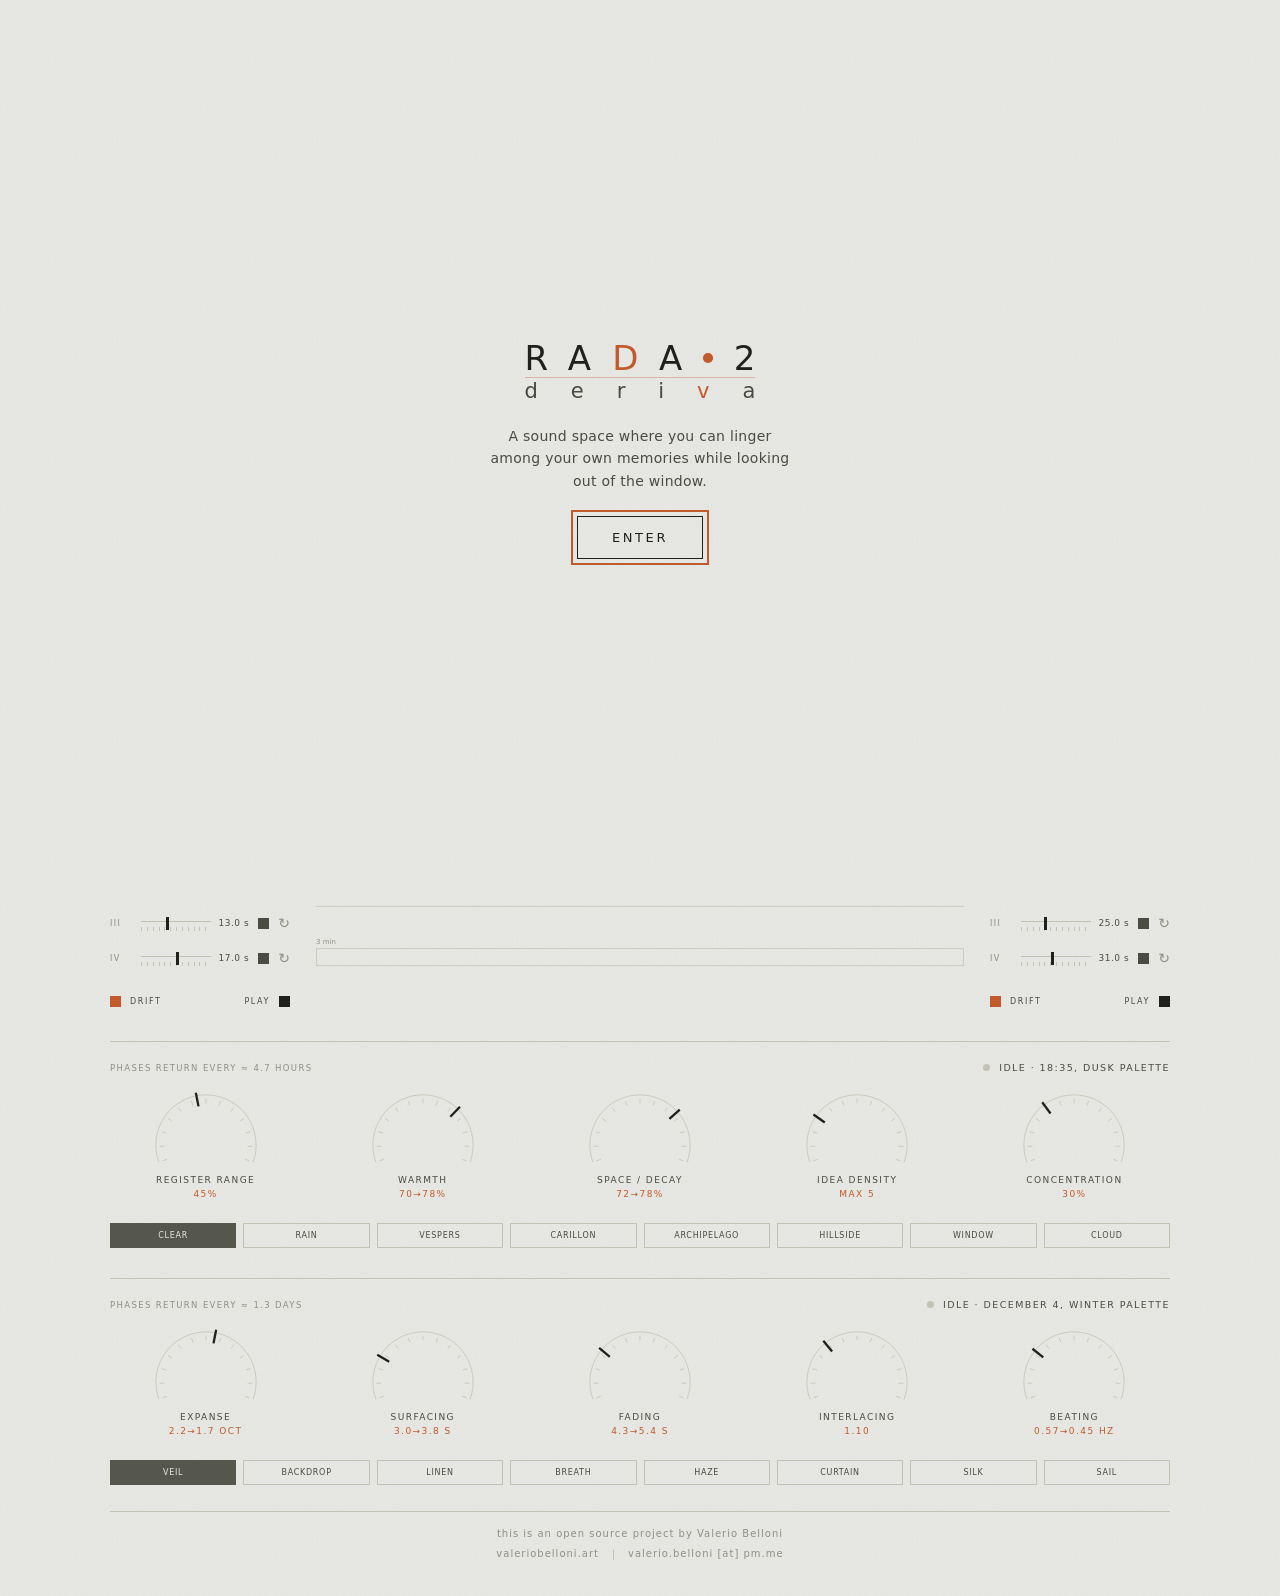
<file: index.html>
<!DOCTYPE html>
<html lang="it">
<head>
<meta charset="utf-8">
<meta name="viewport" content="width=device-width, initial-scale=1">
<title>Rada</title>

<!-- Le anteprime social restano in inglese: i crawler leggono questi meta
     prima che il JavaScript giri, quindi qualunque lingua ci sia scritta qui
     è quella che appare quando si condivide il link. i18n.js li riscrive
     comunque nella lingua corrente, per i motori che eseguono lo script.

     Il testo è quello della soglia d'ingresso, tradotto: è la frase che dice
     che cosa Rada è per chi ascolta, e non aveva senso che il link condiviso
     ne annunciasse un'altra. Per lo stesso motivo `meta.description` in
     i18n.js è la stessa frase, lingua per lingua — altrimenti il JavaScript
     rimpiazzerebbe questa con una diversa un istante dopo. -->
<meta name="description" content="A sound space where you can linger among your own memories while looking out of the window.">

<meta property="og:title" content="Rada">
<meta property="og:description" content="A sound space where you can linger among your own memories while looking out of the window.">
<meta property="og:type" content="website">

<!-- favicon inline: il punto che pulsa. Data URI, così non c'è un file da
     servire e funziona anche aprendo index.html col doppio clic. -->
<link rel="icon" href="data:image/svg+xml,%3Csvg xmlns='http://www.w3.org/2000/svg' viewBox='0 0 32 32'%3E%3Crect width='32' height='32' rx='7' fill='%23e9e7db'/%3E%3Ccircle cx='16' cy='16' r='6' fill='%23c25a2b'/%3E%3C/svg%3E">

<link rel="stylesheet" href="css/style.css">
</head>
<body>

<div class="stage">
 <div class="wrap">

  <!-- La testata porta il nome e le lingue, e basta: le due righe di stato
       sono scese ciascuna accanto alla propria classe, dove si leggono per
       quello che sono. Qui restavano asimmetriche — quella delle frasi in
       cima alla pagina, quella dei tessuti a metà — e da quando le due classi
       sono gemelle nel reticolo quell'asimmetria non si spiegava più.    -->
  <div class="head headStrumento">
    <!-- Il marchio è due righe. Sopra il nome, col pallino al posto
         dell'asterisco: è lo stesso segno del punto che pulsa nella riga di
         stato, ma qui non racconta niente — batte sempre, perché appartiene
         al nome e non allo strumento.

         Sotto, «deriva» allargata fino a coprire esattamente la larghezza
         del nome. Le sei lettere sono elementi separati perché a
         distribuirle è `space-between`, che dà la coincidenza esatta; un
         letter-spacing indovinato a occhio andrebbe rincorso a ogni corpo,
         e i corpi qui sono fluidi. -->
    <div class="logo">
      <h1>Ra<em>d</em>a<span class="logoPunto" aria-hidden="true"></span>2</h1>
      <div class="sotto"><span>d</span><span>e</span><span>r</span><span>i</span><span class="v">v</span><span>a</span></div>
    </div>
    <!-- A destra le lingue, e sotto il richiamo alla guida, separati da un
         filo. Prima il richiamo stava in fondo alla pagina, dopo i comandi
         dei tessuti: un collegamento che apre una scheda nuova non è un
         comando dello strumento, e in coda lo si trovava solo scorrendo
         tutto. Qui sta accanto alle lingue, che sono l'altra cosa che
         riguarda la pagina e non il pezzo.

         Scheda nuova: il collage sta suonando, e una navigazione qui lo
         spegnerebbe perdendo la sessione in corso. Il ?da=strumento dice
         alla guida che Rada è già aperta di là, così non offre di
         riaprirla. -->
    <div class="headLato">
      <nav class="langs" id="langs" aria-label="Lingua"></nav>
      <a class="docLink" href="guida.html?da=strumento" target="_blank" rel="noopener"
         data-i18n="ui.guide" data-i18n-aria="ui.guideAria">Guida</a>
    </div>
  </div>

  <!-- ------------------------------------------------------- lo strumento
       Una card sola: le otto linee sono anelli concentrici di un reticolo
       unico, e le due colonne ai lati portano i comandi di linea — sigla,
       durata, silenzia, nuova idea — in HTML nativo. Il canvas è puro
       display e non ascolta nulla: il doppio binario di Rada (gesti sul
       canvas più doppione fuori campo per la tastiera) è diventato un
       binario solo, visibile.                                            -->
  <div class="loopCard">
    <!-- Sopra il reticolo solo la deriva: è l'unico dato che riguarda il
         pezzo intero e non una delle due classi. Il riallineamento delle
         fasi è sceso accanto ai comandi della classe di cui parla. -->
    <div class="cardHead">
      <div class="derivaBlocco">
        <span class="realign" id="quinte">—</span>
        <span class="realign" id="nota">—</span>
      </div>
    </div>
    <div class="strumento">
      <div class="colLinee colFrasi">
        <span class="colTitolo" data-i18n="card.title">Le quattro frasi</span>
        <div id="lineeFrasi"></div>
        <!-- Sotto le scale di durata, i due comandi della classe: a sinistra
             il modo del materiale, a destra l'avvio. Stessa grafica — un
             quadro e una parola — e stessa grammatica: il segno mostra lo
             STATO, come il quadratino di ogni linea, e premerlo lo cambia.
             Il quadro sta al bordo esterno, la parola verso il centro. Li
             costruisce ui.js. -->
        <div class="modi" id="modiFrasi"></div>
      </div>
      <div id="canvas-holder"></div>
      <div class="colLinee colTessuti">
        <span class="colTitolo" data-i18n="drone.title">I quattro tessuti</span>
        <div id="lineeTessuti"></div>
        <div class="modi" id="modiTessuti"></div>
      </div>
    </div>
  </div>

  <!-- Le due classi hanno ora la stessa forma: un filo, la riga di stato —
       riallineamento a sinistra, ascolto e palette a destra — poi i cursori
       e i mood. -->
  <div class="statusClasse">
    <span class="realign" id="realign">—</span>
    <div class="status" id="status">
      <span class="pulse"></span>
      <span id="statusText">in attesa</span>
    </div>
  </div>

  <!-- I comandi d'insieme sono quadranti ad arco. Il `div.quadrante` è il
       posto dove `ui.js` disegna l'SVG; l'input nativo resta sotto, celato ma
       non rimosso, ed è lui a tenere il valore. Chi toglie l'input lascia i
       quadranti senza tastiera e senza nome accessibile. -->
  <div class="controls">
    <div class="ctl">
      <div class="quadrante" data-per="spread"></div>
      <label for="spread"><span data-i18n="ctl.spread">Ampiezza registro</span> <b id="vSpread">—</b></label>
      <input type="range" id="spread" min="0" max="100" value="45">
    </div>
    <div class="ctl">
      <div class="quadrante" data-per="warmth"></div>
      <label for="warmth"><span data-i18n="ctl.warmth">Calore</span> <b id="vWarmth">—</b></label>
      <input type="range" id="warmth" min="0" max="100" value="70">
    </div>
    <div class="ctl">
      <div class="quadrante" data-per="rev"></div>
      <label for="rev"><span data-i18n="ctl.rev">Spazio / coda</span> <b id="vRev">—</b></label>
      <input type="range" id="rev" min="0" max="100" value="72">
    </div>
    <div class="ctl">
      <div class="quadrante" data-per="dens"></div>
      <label for="dens"><span data-i18n="ctl.dens">Densità dell'idea</span> <b id="vDens">—</b></label>
      <input type="range" id="dens" min="2" max="14" value="5">
    </div>
    <div class="ctl">
      <div class="quadrante" data-per="head"></div>
      <label for="head"><span data-i18n="ctl.head">Addensamento</span> <b id="vHead">—</b></label>
      <input type="range" id="head" min="10" max="70" value="30">
    </div>
  </div>

  <div class="bar">
    <div class="moods" id="moods"></div>
  </div>

  <!-- ----------------------------------------------- i comandi dei tessuti
       La seconda classe non ha più un riquadro proprio: vive negli anelli
       esterni del reticolo. Restano i suoi comandi d'insieme, e sopra di
       loro la riga della stagione — gemella di quella in testa alla pagina,
       diversa nella scala del tempo: là l'ora del giorno, qui il mese.   -->
  <div class="statusClasse">
    <span class="realign" id="realignDroni">—</span>
    <div class="status" id="statusStagione">
      <span class="pulse"></span>
      <span id="statusStagioneText">in attesa</span>
    </div>
  </div>

  <div class="controls">
    <div class="ctl">
      <div class="quadrante" data-per="d_spread"></div>
      <label for="d_spread"><span data-i18n="dctl.spread">Estensione</span> <b id="v_spread">—</b></label>
      <input type="range" id="d_spread" min="0" max="100" step="1" value="55">
    </div>
    <div class="ctl">
      <div class="quadrante" data-per="d_apri"></div>
      <label for="d_apri"><span data-i18n="dctl.apri">Affioramento</span> <b id="v_apri">—</b></label>
      <input type="range" id="d_apri" min="0.3" max="12" step="0.1" value="3">
    </div>
    <div class="ctl">
      <div class="quadrante" data-per="d_chiudi"></div>
      <label for="d_chiudi"><span data-i18n="dctl.chiudi">Dissolvenza</span> <b id="v_chiudi">—</b></label>
      <input type="range" id="d_chiudi" min="0.3" max="15" step="0.1" value="4.3">
    </div>
    <div class="ctl">
      <div class="quadrante" data-per="d_sovr"></div>
      <label for="d_sovr"><span data-i18n="dctl.sovr">Intreccio</span> <b id="v_sovr">—</b></label>
      <input type="range" id="d_sovr" min="0.2" max="3" step="0.01" value="1.10">
    </div>
    <div class="ctl">
      <div class="quadrante" data-per="d_battito"></div>
      <label for="d_battito"><span data-i18n="dctl.battito">Battito</span> <b id="v_battito">—</b></label>
      <input type="range" id="d_battito" min="0.05" max="2" step="0.01" value="0.57">
    </div>
  </div>

  <div class="bar barDroni">
    <div class="moods" id="droniMoods"></div>
  </div>

  <!-- ----------------------------------------------------------- la firma
       Un filo, e sotto i crediti. La riga separa senza chiudere: la pagina
       non ha scatole, e un rettangolo qui sarebbe l'unico.

       L'indirizzo non è un collegamento, come nella guida e per la stessa
       ragione: un mailto: che contenga "[at]" aprirebbe una bozza verso un
       destinatario inesistente. Va ricomposto a mano, ed è il prezzo di non
       darlo in pasto ai raccoglitori di indirizzi.                      -->
  <div class="firma">
    <p data-i18n="foot.credits">questo è un progetto open source ideato da Valerio Belloni</p>
    <div class="recapiti">
      <a href="https://www.valeriobelloni.art">valeriobelloni.art</a>
      <span class="sep" aria-hidden="true"></span>
      <span class="posta">valerio.belloni [at] pm.me</span>
    </div>
  </div>

 </div>
</div>

<!-- Il cancello è una finestra modale vera: prima l'ingresso era un <div>,
     quindi non prendeva fuoco e chi naviga da tastiera restava chiuso fuori. -->
<div class="gate" id="gate" role="dialog" aria-modal="true" aria-labelledby="gateTitle">
  <!-- Stesso marchio della testata, e stesso meccanismo: il corpo si dichiara
       una volta su .logo e le due righe lo ereditano, così qui — dove il nome
       è più grande — «deriva» si allarga da sé fino a coprirlo. -->
  <div class="logo">
    <h2 id="gateTitle">Ra<em>d</em>a<span class="logoPunto" aria-hidden="true"></span>2</h2>
    <div class="sotto"><span>d</span><span>e</span><span>r</span><span>i</span><span class="v">v</span><span>a</span></div>
  </div>
  <p data-i18n="gate.text">Uno spazio sonoro nel quale si può indugiare nei propri ricordi mentre si guarda fuori dalla finestra.</p>
  <button class="enter" id="enter" type="button" data-i18n="gate.enter">Entra</button>
</div>

<!-- Nessuna libreria: tutto ciò che serve è qui dentro, e la pagina si apre
     anche senza rete. Il disegno usa l'API 2D del browser, il suono la Web
     Audio API.

     l'ordine conta: prima le parole, poi la deriva e il modello (che non
     conoscono né il suono né la grafica), poi il suono, poi il disegno,
     infine i comandi -->
<script src="js/i18n.js"></script>
<script src="js/deriva.js"></script>
<script src="js/model.js"></script>
<script src="js/audio.js"></script>
<script src="js/disegno.js"></script>
<script src="js/ui.js"></script>
</body>
</html>
</file>
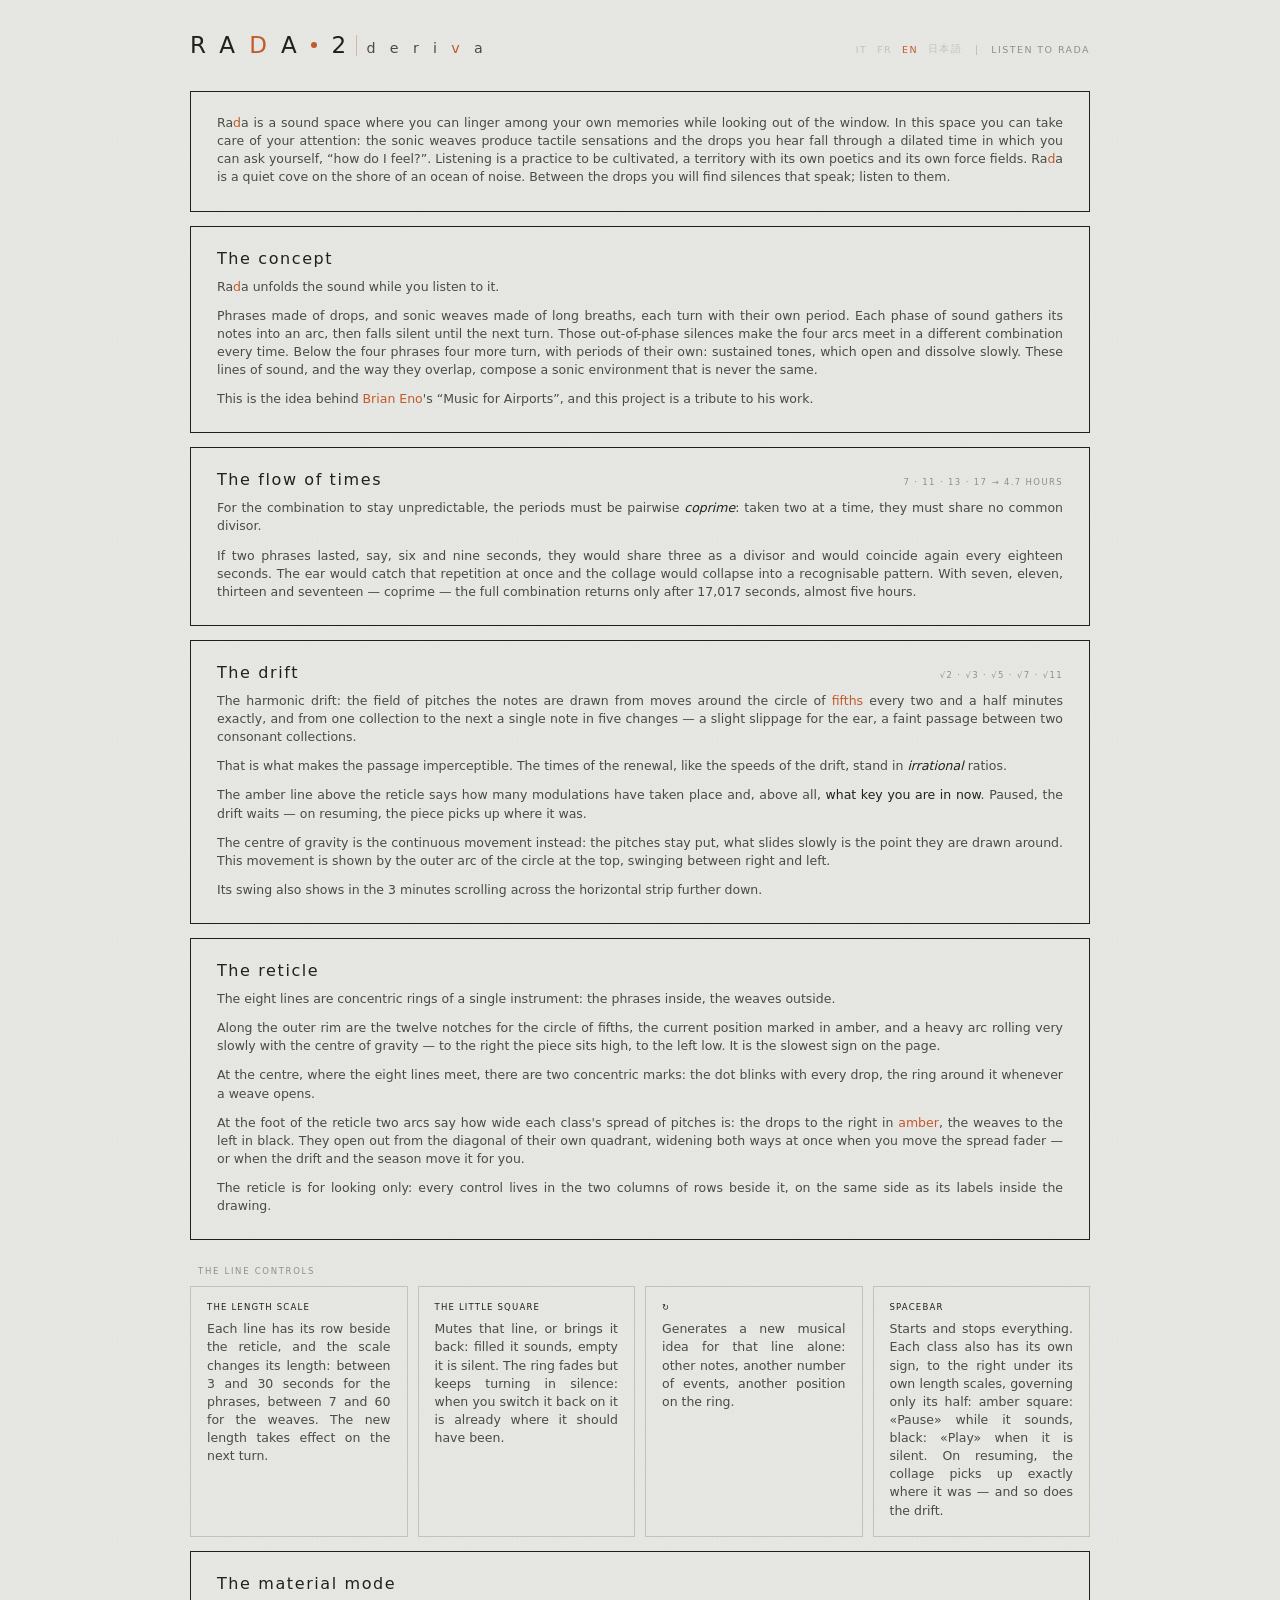
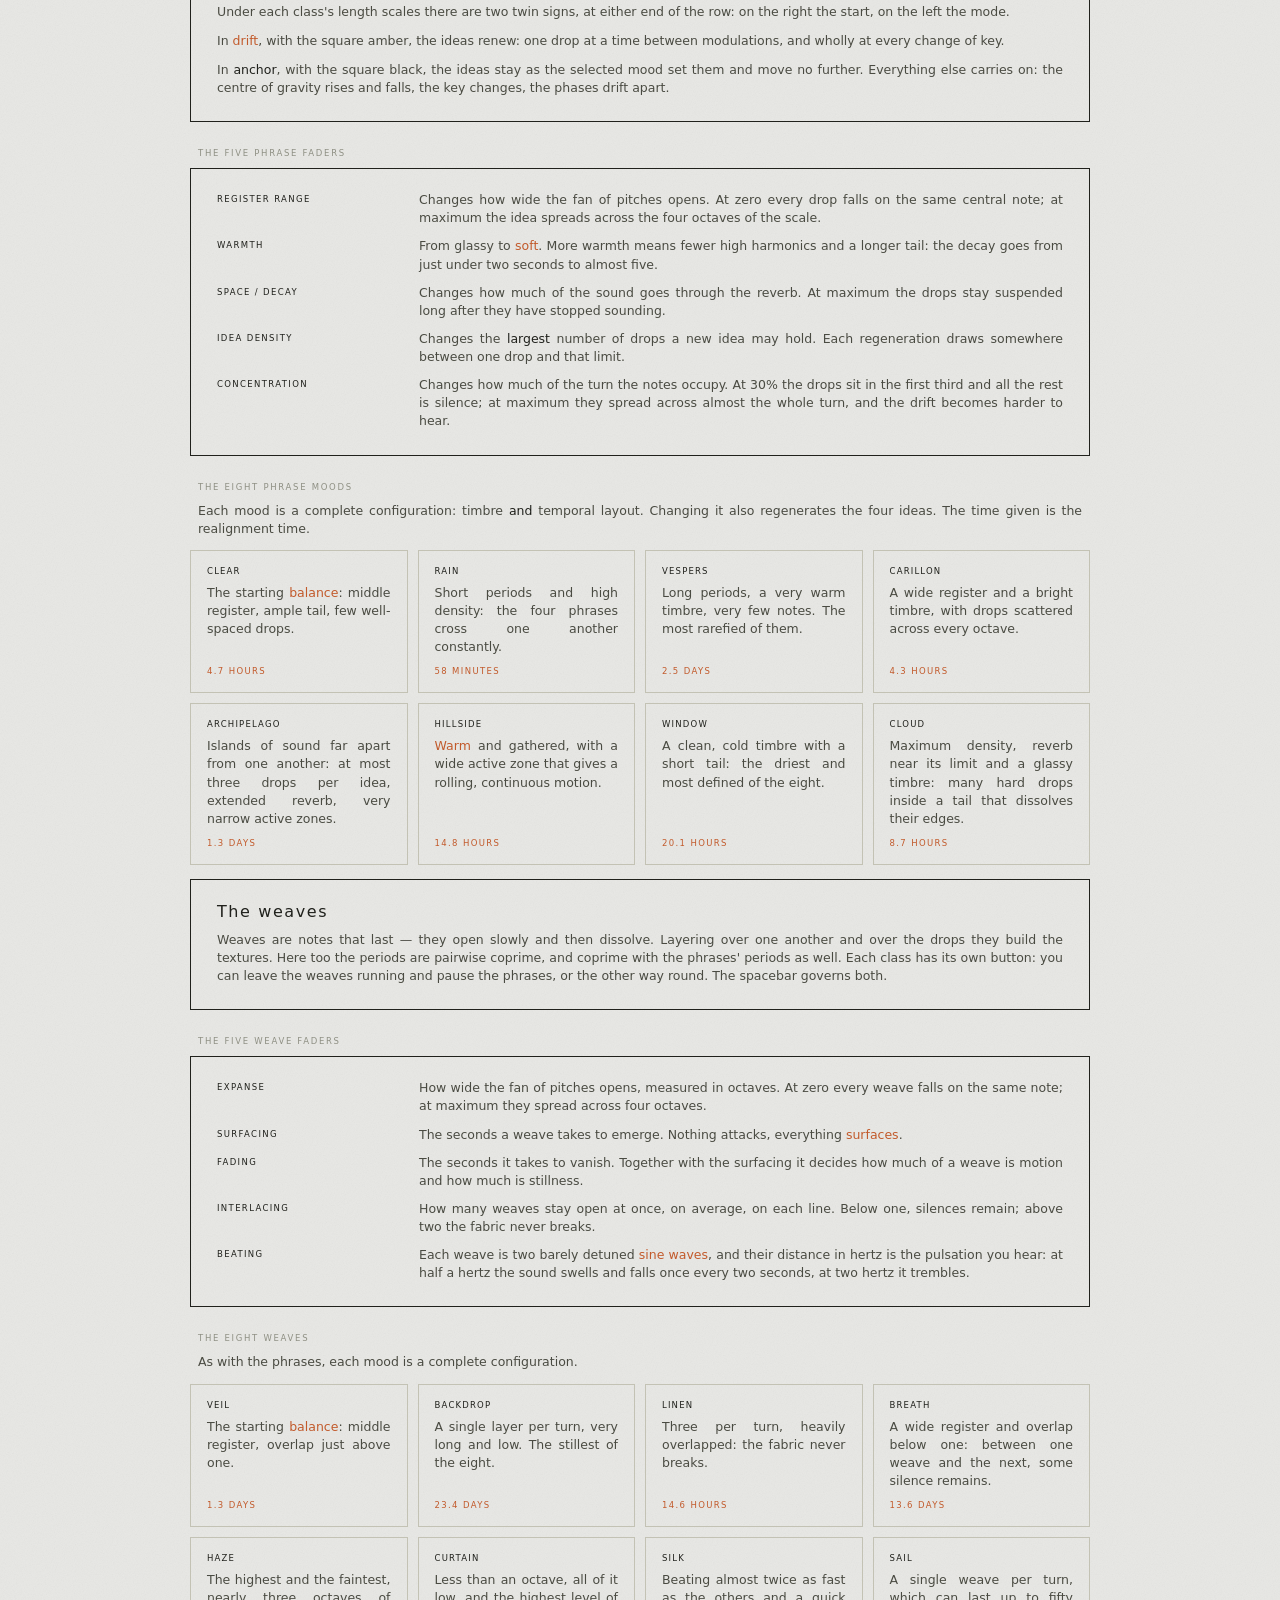
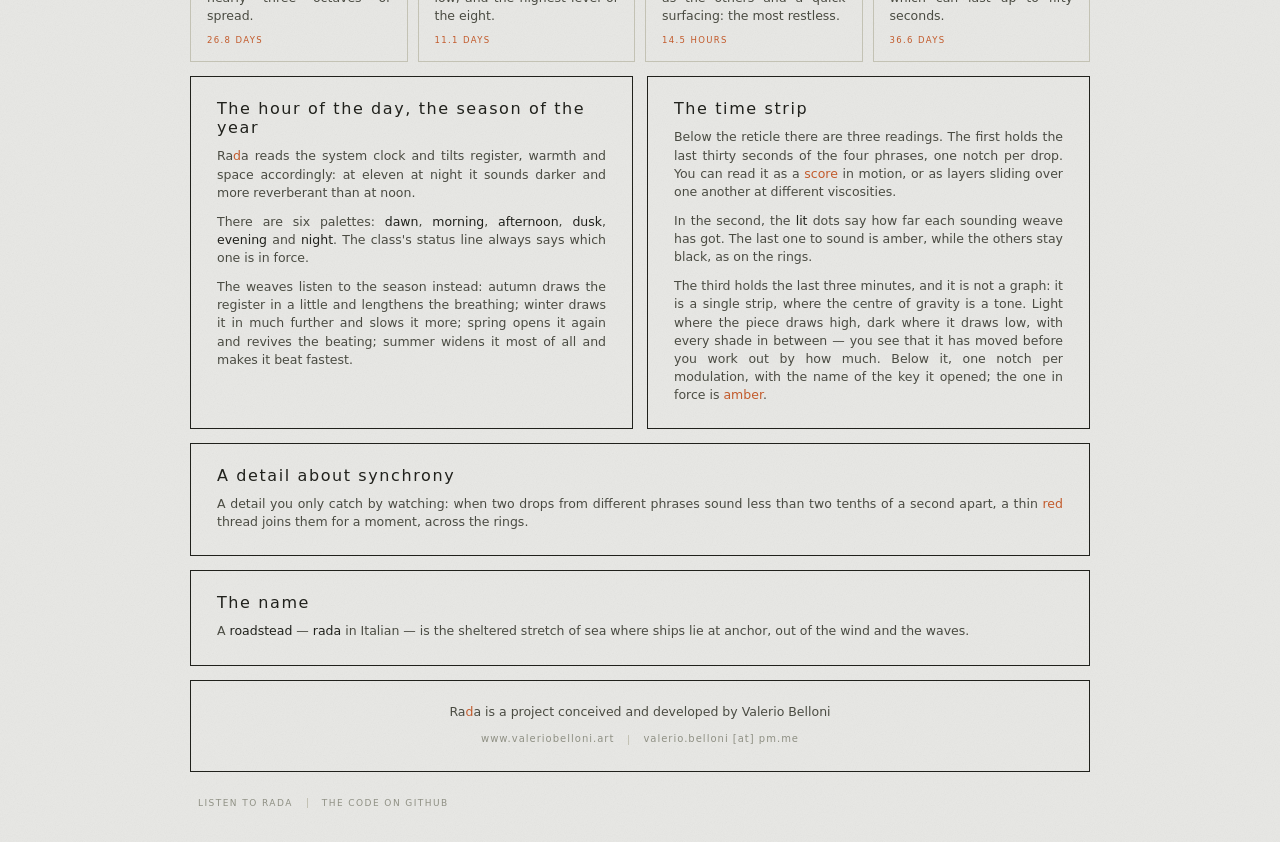
<file: guida.html>
<!DOCTYPE html>
<html lang="it">
<head>
<meta charset="utf-8">
<meta name="viewport" content="width=device-width, initial-scale=1">
<title data-i18n="g.title">Rada · Guida</title>

<meta name="description" content="How Rada2 works and how to use it: eight lines with coprime periods, a slow drift, and fixed tuning you can play along with.">

<link rel="stylesheet" href="css/style.css">
<link rel="stylesheet" href="css/guida.css">
</head>
<body>

<div class="stage doc">
 <div class="wrap doc">

  <div class="head">
    <!-- Lo stesso marchio dello strumento, ma su una riga sola: qui la
         testata è alta la metà e due righe l'avrebbero fatta pesare più del
         titolo della pagina. Il filo che nello strumento sta fra le due
         righe qui si rialza fra i due pezzi, e fa lo stesso mestiere. -->
    <a class="logoLink" href="index.html">
      <div class="logo inRiga">
        <h1>Ra<em>d</em>a<span class="logoPunto" aria-hidden="true"></span>2</h1>
        <span class="logoFilo" aria-hidden="true"></span>
        <div class="sotto"><span>d</span><span>e</span><span>r</span><span>i</span><span class="v">v</span><span>a</span></div>
      </div>
    </a>
    <div class="headRight">
      <nav class="langs" id="langs" aria-label="Lingua"></nav>
      <span class="langSep" aria-hidden="true"></span>
      <a class="backLink" href="index.html" data-i18n="g.back">Ascolta Rada</a>
    </div>
  </div>

  <!-- ------------------------------------------------- l'invito, senza titolo -->
  <section class="docCard">
    <p data-i18n-html="g.open1">Ra<em class="amb">d</em>a è uno spazio sonoro nel quale si può
    indugiare nei propri ricordi mentre si guarda fuori dalla finestra. In
    questo spazio puoi prenderti cura della tua attenzione, i tessuti sonori
    producono delle sensazioni tattili e le gocce che ascolti cadono in un
    tempo dilatato nel quale puoi chiederti “come mi sento?”. L'ascolto è
    un'attività da coltivare, è un territorio che ha le sue poetiche e i suoi
    campi di forza. Ra<em class="amb">d</em>a è un'insenatura tranquilla lungo la costa di un
    oceano di rumore. Tra le gocce troverai dei silenzi che parlano;
    ascoltali.</p>
  </section>

  <!-- ------------------------------------------------------- il concetto -->
  <section class="docCard">
    <div class="cardHead"><h2 class="t" data-i18n="g.concept.t">Il concetto</h2></div>
    <p data-i18n-html="g.concept1">Ra<em class="amb">d</em>a sviluppa il suono mentre lo ascolti.</p>

    <p data-i18n-html="g.concept2">Frasi composte da gocce e tessuti sonori
    fatti di lunghi respiri girano ciascuno col proprio periodo. Ogni fase
    sonora concentra le sue note in un arco, poi tace fino al giro successivo.
    Quei silenzi fuori fase fanno in modo che i quattro archi si incontrino
    ogni volta in una combinazione diversa. Sotto le quattro frasi ne girano
    altre quattro, coi propri periodi: suoni tenuti, che si aprono e si
    dissolvono lentamente. Queste linee di suoni e le loro sovrapposizioni
    compongono un ambiente sonoro sempre differente.</p>

    <p data-i18n-html="g.concept3">Questa è l'idea alla base di “Music for
    Airports” di <em class="amb">Brian Eno</em> e questo progetto è un tributo al suo lavoro.</p>
  </section>

  <!-- --------------------------------------------- lo scorrere dei tempi -->
  <section class="docCard">
    <div class="cardHead">
      <h2 class="t" data-i18n="g.flow.t">Lo scorrere dei tempi</h2>
      <span class="realign" data-i18n="g.flow.badge">7 · 11 · 13 · 17 → 4,7 ore</span>
    </div>

    <p data-i18n-html="g.flow1">Perché la combinazione resti imprevedibile, i
    periodi devono essere <i>coprimi</i> a due a due: presi a coppie, non
    devono avere alcun divisore in comune.</p>

    <p data-i18n-html="g.flow2">Se due frasi durassero ad esempio sei e nove
    secondi condividerebbero il tre come divisore, e tornerebbero a coincidere
    ogni diciotto secondi. L'orecchio sentirebbe subito questa ripetizione e il
    collage collasserebbe in un motivo riconoscibile. Con sette, undici, tredici
    e diciassette — primi fra loro — la combinazione completa si ripete solo
    dopo 17.017 secondi, quasi cinque ore.</p>
  </section>

  <!-- ---------------------------------------------------------- la deriva -->
  <section class="docCard">
    <div class="cardHead">
      <h2 class="t" data-i18n="g.der.t">La deriva</h2>
      <span class="realign" data-i18n="g.der.badge">√2 · √3 · √5 · √7 · √11</span>
    </div>

    <p data-i18n-html="g.der1">La Deriva armonica: il campo delle altezze delle note che vengono scelte si sposta sul circolo delle <em class="amb">quinte</em> ogni due minuti e mezzo esatti, e fra una collezione e la successiva cambia una nota su cinque — uno slittamento lieve per l'orecchio, un passaggio tenue fra due collezioni consonanti.</p>

    <p data-i18n-html="g.der2">Questo rende il passaggio impercettibile. I tempi del ricambio, come le velocità della deriva, stanno in rapporti <i>irrazionali</i>.</p>

    <p data-i18n-html="g.der3">La riga arancione sopra il reticolo dice quante modulazioni sono state fatte e, soprattutto, <em>in che tonalità sei adesso</em>. In pausa la deriva aspetta — alla ripresa il pezzo riparte da dov'era.</p>

    <p data-i18n-html="g.der4">Il baricentro è invece il movimento continuo: le altezze restano ferme, a scorrere piano è il punto attorno a cui vengono pescate. La rappresentazione di questo movimento è data dall'arco di cerchio esterno in alto che oscilla tra destra e sinistra.</p>

    <p data-i18n-html="g.der5">La sua oscillazione è rappresentata anche nello scorrere di 3 minuti nella striscia orizzontale più in basso.</p>
  </section>


  <!-- -------------------------------------------------------- il reticolo -->
  <section class="docCard">
    <div class="cardHead"><h2 class="t" data-i18n="g.ret.t">Il reticolo</h2></div>

    <p data-i18n-html="g.ret1">Le otto linee sono anelli concentrici di un solo strumento: le frasi all'interno, i tessuti all'esterno.</p>

    <p data-i18n-html="g.ret2">Sul bordo esterno sono indicate le dodici tacche per il circolo delle quinte, con la posizione corrente marcata in arancione, e un arco pesante che rolla lentissimo con il baricentro — a destra il pezzo sta alto, a sinistra basso. È il segno più lento della pagina.</p>

    <p data-i18n-html="g.ret.centro">Al centro, dove le otto linee si
    incontrano, ci sono due segni concentrici: il punto lampeggia a ogni
    goccia, l'anello che lo circonda quando un tessuto si apre.</p>

    <p data-i18n-html="g.ret.misure">Ai piedi del reticolo due archi dicono quanto è largo il ventaglio delle altezze di ciascuna classe: le gocce a destra in <em class="amb">arancione</em>, i tessuti a sinistra in nero. Si aprono partendo dalla diagonale del proprio quadrante, allargandosi nei due versi insieme quando muovi il cursore dell'ampiezza — o quando lo muovono per te la deriva e la stagione.</p>

    <p data-i18n-html="g.ret3">Il reticolo si guarda e basta: tutti i comandi
    stanno nelle due righe di colonna accanto, dallo stesso lato delle loro
    etichette dentro il disegno.</p>
  </section>

  <!-- ------------------------------------------------- i comandi di linea -->
  <h2 class="docLabel" data-i18n="g.lbl.gestures">I comandi di linea</h2>
  <div class="docGrid g4">
    <div class="docCell">
      <span class="k" data-i18n="g.gest1.k">La scala della durata</span>
      <p data-i18n-html="g.gest1">Ogni linea ha la sua riga accanto al
      reticolo, e la scala ne cambia la durata: fra 3 e 30 secondi per le
      frasi, fra 7 e 60 per i tessuti. La nuova durata entra in vigore al giro
      successivo.</p>
    </div>
    <div class="docCell">
      <span class="k" data-i18n="g.gest2.k">Il quadratino</span>
      <p data-i18n-html="g.gest2">Silenzia quella linea, o la riattiva: pieno
      suona, vuoto tace. L'anello impallidisce ma continua a girare in
      silenzio: quando lo riaccendi è già dove sarebbe dovuto essere.</p>
    </div>
    <div class="docCell">
      <span class="k" data-i18n="g.gest3.k">↻</span>
      <p data-i18n-html="g.gest3">Genera una nuova idea musicale per quella
      linea soltanto: altre note, altro numero di eventi, altra posizione
      sull'anello.</p>
    </div>
    <div class="docCell">
      <span class="k" data-i18n="g.gest4.k">Barra spaziatrice</span>
      <p data-i18n-html="g.gest4">Avvia e ferma tutto. Ogni classe ha però anche il suo segno, a destra sotto le proprie scale di durata, che governa solo la propria metà: quadro arancione: «Pausa» mentre suona, nero: «Avvia» quando tace. Alla ripresa il collage riparte esattamente da dov'era — e anche la deriva.</p>
    </div>
  </div>

  <!-- ------------------------------------------------- il modo del materiale
       Arrivato dopo i comandi di linea perché è un comando anche lui, ma di
       un ordine diverso: non tocca una linea, tocca il destino di tutte. -->
  <section class="docCard">
    <div class="cardHead"><h2 class="t" data-i18n="g.modo.t">Il modo del materiale</h2></div>

    <p data-i18n-html="g.modo1">Sotto le scale di durata di ogni classe ci sono due segni gemelli, agli estremi della riga: a destra l'avvio, a sinistra la modalità.</p>

    <p data-i18n-html="g.modo2">In <em class="amb">deriva</em>, col quadro arancione, le idee si rinnovano: una goccia per volta fra una modulazione e l'altra, e da capo a ogni cambio di tonalità.</p>

    <p data-i18n-html="g.modo3">In <em>ancora</em>, col quadro nero, le idee restano quelle dello stato d'animo selezionato, e non si muovono più. Tutto il resto continua: il baricentro sale e scende, la tonalità cambia, le fasi si sfasano.</p>
  </section>

  <!-- ------------------------------------------------------- i cursori -->
  <h2 class="docLabel" data-i18n="g.lbl.faders">I cinque cursori per le frasi</h2>
  <section class="docCard">
    <dl class="docList">
      <dt data-i18n="ctl.spread">Ampiezza registro</dt>
      <dd data-i18n-html="g.f1">Modifica quanto si allarga il ventaglio delle
      altezze. A zero tutte le gocce cadono sulla stessa nota centrale; al
      massimo l'idea si distende sulle quattro ottave della scala.</dd>

      <dt data-i18n="ctl.warmth">Calore</dt>
      <dd data-i18n-html="g.f2">Da vetroso a <em class="amb">morbido</em>. Più calore significa meno
      armoniche acute e una coda più lunga: il decadimento passa da poco meno di
      due secondi a quasi cinque.</dd>

      <dt data-i18n="ctl.rev">Spazio / coda</dt>
      <dd data-i18n-html="g.f3">Modifica quanta parte del suono passa per il
      riverbero. Al massimo le gocce restano sospese a lungo dopo aver smesso di
      suonare.</dd>

      <dt data-i18n="ctl.dens">Densità dell'idea</dt>
      <dd data-i18n-html="g.f4">Modifica il numero <em>massimo</em> di gocce che una nuova idea può contenere. Ogni rigenerazione pesca fra una goccia e questo limite.</dd>

      <dt data-i18n="ctl.head">Addensamento</dt>
      <dd data-i18n-html="g.f5">Modifica quanta parte del giro è occupata dalle
      note. Al 30% le gocce stanno nel primo terzo e tutto il resto è silenzio;
      al massimo si distribuiscono quasi su tutto il giro, e lo sfasamento si fa
      meno percepibile.</dd>
    </dl>
  </section>

  <!-- --------------------------------------------------------- i mood ---->
  <h2 class="docLabel" data-i18n="g.lbl.moods">Gli otto stati d'animo per le frasi</h2>
  <p class="docIntro" data-i18n-html="g.moods.intro">Ogni stato d'animo è una
  configurazione completa: timbro <em>e</em> configurazione temporale.
  Cambiarlo rigenera anche le quattro idee. Il tempo indicato è quello di
  riallineamento.</p>

  <div class="docGrid g4 moodGrid">
    <div class="docCell">
      <span class="k" data-mood="sereno">Sereno</span>
      <p data-i18n-html="g.m.sereno">L'<em class="amb">equilibrio</em> di partenza: registro medio,
      coda ampia, poche gocce ben distanziate.</p>
      <span class="mt" data-i18n="g.mt.sereno">4,7 ore</span>
    </div>
    <div class="docCell">
      <span class="k" data-mood="pioggia">Pioggia</span>
      <p data-i18n-html="g.m.pioggia">Periodi brevi e densità alta: le quattro frasi si incrociano di continuo.</p>
      <span class="mt" data-i18n="g.mt.pioggia">58 minuti</span>
    </div>
    <div class="docCell">
      <span class="k" data-mood="vespro">Vespro</span>
      <p data-i18n-html="g.m.vespro">Periodi lunghi, timbro caldissimo,
      pochissime note. Il più rarefatto.</p>
      <span class="mt" data-i18n="g.mt.vespro">2,5 giorni</span>
    </div>
    <div class="docCell">
      <span class="k" data-mood="carillon">Carillon</span>
      <p data-i18n-html="g.m.carillon">Registro largo e timbro chiaro, con gocce
      sparse su tutte le ottave.</p>
      <span class="mt" data-i18n="g.mt.carillon">4,3 ore</span>
    </div>
    <div class="docCell">
      <span class="k" data-mood="arcipelago">Arcipelago</span>
      <p data-i18n-html="g.m.arcipelago">Isole di suono molto distanti fra loro:
      massimo tre gocce per idea, riverbero esteso, zone attive molto
      strette.</p>
      <span class="mt" data-i18n="g.mt.arcipelago">1,3 giorni</span>
    </div>
    <div class="docCell">
      <span class="k" data-mood="collina">Collina</span>
      <p data-i18n-html="g.m.collina"><em class="amb">Caldo</em> e raccolto, con una zona attiva
      ampia che dà un andamento ondulato e continuo.</p>
      <span class="mt" data-i18n="g.mt.collina">14,8 ore</span>
    </div>
    <div class="docCell">
      <span class="k" data-mood="finestra">Finestra</span>
      <p data-i18n-html="g.m.finestra">Timbro netto e freddo, coda corta: il più
      asciutto e definito degli otto.</p>
      <span class="mt" data-i18n="g.mt.finestra">20,1 ore</span>
    </div>
    <div class="docCell">
      <span class="k" data-mood="nuvola">Nuvola</span>
      <p data-i18n-html="g.m.nuvola">Densità massima, riverbero quasi al limite
      e timbro vetroso: tante gocce dure dentro una coda che ne diluisce i
      contorni.</p>
      <span class="mt" data-i18n="g.mt.nuvola">8,7 ore</span>
    </div>
  </div>


  <!-- --------------------------------------------------------- i tessuti -->
  <section class="docCard">
    <div class="cardHead"><h2 class="t" data-i18n="g.tes.t">I tessuti</h2></div>
    <p data-i18n-html="g.tes1">I tessuti sono note che durano — si aprono lentamente e poi si dissolvono. Sovrapponendosi fra loro e alle gocce formano le tessiture. Anche qui i periodi sono coprimi a due a due, e lo sono anche con quelli delle frasi. Ogni classe ha il suo pulsante: si possono lasciare i tessuti e mettere in pausa le frasi, o il contrario. La barra spaziatrice invece vale per entrambi.</p>
  </section>

  <h2 class="docLabel" data-i18n="g.lbl.tfaders">I cinque cursori dei tessuti</h2>
  <section class="docCard">
    <dl class="docList">
      <dt data-i18n="dctl.spread">Estensione</dt>
      <dd data-i18n-html="g.tf1">Quanto si allarga il ventaglio delle altezze, misurato in ottave. A zero tutti i tessuti cadono sulla stessa nota; al massimo si distendono su quattro ottave.</dd>

      <dt data-i18n="dctl.apri">Affioramento</dt>
      <dd data-i18n-html="g.tf2">I secondi che un tessuto impiega a emergere. Nulla attacca, tutto <em class="amb">affiora</em>.</dd>

      <dt data-i18n="dctl.chiudi">Dissolvenza</dt>
      <dd data-i18n-html="g.tf3">I secondi che impiega a sparire. Insieme all'affioramento decide quanta parte del tessuto è movimento e quanta è stasi.</dd>

      <dt data-i18n="dctl.sovr">Intreccio</dt>
      <dd data-i18n-html="g.tf4">Quanti tessuti restano aperti insieme, in media, su ciascuna linea. Sotto uno restano dei silenzi; sopra due la trama non si interrompe mai.</dd>

      <dt data-i18n="dctl.battito">Battito</dt>
      <dd data-i18n-html="g.tf5">Ogni tessuto è fatto di due <em class="amb">sinusoidi</em> appena scordate, e la loro differenza in hertz è la pulsazione che si sente: a mezzo hertz il suono si gonfia e si sgonfia una volta ogni due secondi, a due hertz trema.</dd>

    </dl>
  </section>

  <h2 class="docLabel" data-i18n="g.lbl.tmoods">Gli otto tessuti</h2>
  <p class="docIntro" data-i18n-html="g.tmoods.intro">Come per le frasi, ogni stato d'animo è una configurazione completa.</p>

  <div class="docGrid g4 moodGrid">
    <div class="docCell">
      <span class="k" data-drone-mood="velo">Velo</span>
      <p data-i18n-html="g.tm.velo">L'<em class="amb">equilibrio</em> di partenza: registro medio, sovrapposizione appena sopra l'uno.</p>
      <span class="mt" data-i18n="g.tmt.velo">1,3 giorni</span>
    </div>
    <div class="docCell">
      <span class="k" data-drone-mood="fondale">Fondale</span>
      <p data-i18n-html="g.tm.fondale">Uno strato solo per giro, lunghissimo e grave. Il più immobile degli otto.</p>
      <span class="mt" data-i18n="g.tmt.fondale">23,4 giorni</span>
    </div>
    <div class="docCell">
      <span class="k" data-drone-mood="lino">Lino</span>
      <p data-i18n-html="g.tm.lino">Tre per giro molto sovrapposti: la trama non si interrompe mai.</p>
      <span class="mt" data-i18n="g.tmt.lino">14,6 ore</span>
    </div>
    <div class="docCell">
      <span class="k" data-drone-mood="respiro">Respiro</span>
      <p data-i18n-html="g.tm.respiro">Registro largo e sovrapposizione sotto l'uno: fra un tessuto e l'altro resta del silenzio.</p>
      <span class="mt" data-i18n="g.tmt.respiro">13,6 giorni</span>
    </div>
    <div class="docCell">
      <span class="k" data-drone-mood="bruma">Bruma</span>
      <p data-i18n-html="g.tm.bruma">Il più acuto e il più tenue, quasi tre ottave di estensione.</p>
      <span class="mt" data-i18n="g.tmt.bruma">26,8 giorni</span>
    </div>
    <div class="docCell">
      <span class="k" data-drone-mood="tenda">Tenda</span>
      <p data-i18n-html="g.tm.tenda">Meno di un'ottava, tutta in basso, e il livello più alto degli otto.</p>
      <span class="mt" data-i18n="g.tmt.tenda">11,1 giorni</span>
    </div>
    <div class="docCell">
      <span class="k" data-drone-mood="seta">Seta</span>
      <p data-i18n-html="g.tm.seta">Battito quasi doppio degli altri e affioramento rapido: il più inquieto.</p>
      <span class="mt" data-i18n="g.tmt.seta">14,5 ore</span>
    </div>
    <div class="docCell">
      <span class="k" data-drone-mood="vela">Vela</span>
      <p data-i18n-html="g.tm.vela">Un tessuto solo per giro, che può durare fino a cinquanta secondi.</p>
      <span class="mt" data-i18n="g.tmt.vela">36,6 giorni</span>
    </div>
  </div>

  <!-- ---------------------------------------------- le due cose che vivono -->
  <div class="docPair">
    <section class="docCard">
      <div class="cardHead"><h2 class="t" data-i18n="g.hour.t">L'ora del giorno</h2></div>
      <p data-i18n-html="g.hour1">Ra<em class="amb">d</em>a legge l'orologio del sistema e inclina di
      conseguenza il registro, il calore e lo spazio: alle 23 suona più cupa e
      riverberata che a mezzogiorno.</p>
      <p data-i18n-html="g.hour2">Le palette sono sei: <em>alba</em>,
      <em>mattino</em>, <em>pomeriggio</em>, <em>tramonto</em>, <em>sera</em> e
      <em>notturna</em>. La riga di stato della classe dice sempre quale è in
      vigore.</p>
      <p data-i18n-html="g.hour3">Ai tessuti parla invece la stagione:
      l'autunno raccoglie appena il registro e allunga il respiro; l'inverno lo
      raccoglie molto di più e lo rallenta ancora; la primavera lo riapre e
      ravviva il battito; l'estate lo allarga più di tutte e lo fa battere più
      in fretta.</p>
    </section>

    <section class="docCard">
      <div class="cardHead"><h2 class="t" data-i18n="g.strip.t">La fascia temporale</h2></div>
      <p data-i18n-html="g.strip1">Sotto il reticolo ci sono tre letture. La prima contiene gli ultimi trenta secondi delle quattro frasi, una tacca per goccia. Puoi guardarla come uno <em class="amb">spartito</em> in movimento, o un sovrapporsi di strati che scorrono con viscosità differenti.</p>

      <p data-i18n-html="g.strip1b">Nella seconda i puntini <em>accesi</em> dicono quanto è avanzata ogni tenuta in corso. In arancione l'ultima che viene suonata mentre le altre restano nere, come sugli anelli.</p>

      <p data-i18n-html="g.strip3">La terza contiene gli ultimi tre minuti, e non è un grafico: è una striscia sola, dove il baricentro è il tono. Chiara dove il pezzo pesca alto, scura dove pesca basso, con tutte le gradazioni in mezzo — vedi che si è mosso prima ancora di capire di quanto. Sotto, una tacca per ogni modulazione, col nome della tonalità che ha aperto; quella in corso è <em class="amb">arancione</em>.</p>
    </section>
  </div>

  <!-- ---------------------------------------------- il filo fra due gocce
       Stava in coda al riquadro del nome, dove non c'entrava nulla: è una
       cosa che si vede, non una postilla su una parola.                  -->
  <section class="docCard docEnd">
    <div class="cardHead"><h2 class="t" data-i18n="g.sync.t">Un dettaglio sulla sincronia</h2></div>
    <p data-i18n-html="g.name.note">Un dettaglio che si nota solo guardando:
    quando due gocce di frasi diverse suonano a meno di due decimi di secondo
    l'una dall'altra, un sottile filo <em class="amb">rosso</em> le unisce per un
    istante, attraverso gli anelli.</p>
  </section>

  <!-- ------------------------------------------------------------ chiusa -->
  <section class="docCard">
    <div class="cardHead"><h2 class="t" data-i18n="g.name.t">Il nome</h2></div>
    <p data-i18n-html="g.name1">Una <em>rada</em> è il tratto di mare riparato
    dove le navi sostano al riparo dai venti e dalle onde.</p>
  </section>

  <!-- ----------------------------------------------------------- colophon
       Chiude la pagina con una firma. Il rettangolo è quello di sempre, ma la
       voce è più bassa: qui non c'è nulla da studiare, solo da sapere.
       Il nome del sito e l'indirizzo non si traducono — sono identificatori,
       non parole. Si traduce solo la frase che li introduce.            -->
  <section class="docCard docColophon">
    <p data-i18n-html="g.credits">Ra<em class="amb">d</em>a è un progetto ideato e sviluppato da Valerio Belloni</p>
    <div class="recapiti">
      <a href="https://www.valeriobelloni.art">www.valeriobelloni.art</a>
      <span class="sep" aria-hidden="true"></span>
      <!-- Non è un collegamento, ed è voluto: un mailto: che contenga "[at]"
           aprirebbe una bozza con un destinatario inesistente. Scritto così
           l'indirizzo va ricomposto a mano da chi scrive — che è il prezzo
           di non darlo in pasto ai raccoglitori di indirizzi. -->
      <span class="posta">valerio.belloni [at] pm.me</span>
    </div>
  </section>

  <footer class="docFoot">
    <a href="index.html" data-i18n="g.back">Ascolta Rada</a>
    <span class="sep"></span>
    <a href="https://github.com/valeriobelloni78/rada2" data-i18n="g.foot.code">Il codice su GitHub</a>
  </footer>

 </div>
</div>

<!-- l'ordine conta: prima le parole dell'interfaccia, poi quelle della guida,
     che vi si appoggiano e completano il dizionario -->
<script src="js/i18n.js"></script>
<script src="js/guida-i18n.js"></script>
</body>
</html>
</file>
<file: css/style.css>
/* =============================================================================
   RADA2 · style.css

   Le variabili qui sotto sono l'unica fonte della palette: anche il canvas
   le legge (js/disegno.js → readPalette). Cambiarle qui cambia tutto.

   La lingua visiva è quella dei disegni tecnici: inchiostro su carta, filo
   sottile, angoli vivi, molto vuoto. NIENTE SCATOLE — in Rada i riquadri col
   bordo delimitavano le due classi; qui lo strumento è uno e galleggia sulla
   carta, e a separare le sezioni bastano i fili. E NIENTE PILLOLE: ogni
   forma tonda che non sia un segno del reticolo è sparita, perché su una
   tavola fatta di cerchi il tondo dei bottoni non diceva più niente.
============================================================================= */

:root{
  --paper:#e7e7e4;   /* fondo, grigio chiarissimo appena caldo */
  --ink:#20211c;     /* inchiostro, nero morbido verdastro */
  --ink-2:#4a4b42;   /* inchiostro secondario */
  --dust:#8f9084;    /* etichette tenui */
  --hair:#c3c2b4;    /* linee inattive */
  --scelto:#55564c;  /* fondo dei bottoni scelti: scuro, ma non inchiostro */
  --amber:#c25a2b;   /* unico accento */
  --velo:rgba(32,33,28,.07); /* lo spicchio del giro, sui dischi del campo */
  --glow:rgba(194,90,43,.18);
  --amber-filo:rgba(194,90,43,.34); /* i fili della testata, l'accento smorzato */
  /* Il corpo del marchio sta QUI e non su `.logo`, perché non lo usa solo il
     marchio: la testata ci calcola anche l'altezza del blocco delle lingue,
     ed è così che i due fili cadono alla stessa quota a qualunque corpo. */
  --corpoLogo:clamp(19px,4.1vw,23px);
  --sans:"Helvetica Neue",-apple-system,system-ui,"Segoe UI",Roboto,Arial,sans-serif;
}

/* --------------------------------------------------------- la grana della carta
   Rumore frattale generato dal browser, non un'immagine da scaricare: è un
   SVG scritto qui dentro come data URI, quindi la pagina continua ad aprirsi
   senza rete — che è una regola del progetto, non una comodità.            */
:root{
  --carta:url("data:image/svg+xml,%3Csvg xmlns='http://www.w3.org/2000/svg' width='200' height='200'%3E%3Cfilter id='g'%3E%3CfeTurbulence type='fractalNoise' baseFrequency='.9' numOctaves='4' stitchTiles='stitch'/%3E%3CfeColorMatrix type='saturate' values='0'/%3E%3C/filter%3E%3Crect width='200' height='200' filter='url(%23g)' opacity='.08'/%3E%3C/svg%3E");
}

*{box-sizing:border-box}
html,body{margin:0;height:100%}
body{
  background-color:var(--paper);
  background-image:var(--carta);
  color:var(--ink);
  font-family:var(--sans);
  font-weight:300;
  -webkit-font-smoothing:antialiased;
  overflow-x:hidden;
}

/* etichette minute: peso pieno e tracking ampio, perché reggano al corpo piccolo */
.status,.ctl label,.realign,.colTitolo,.lineaSigla{
  font-family:var(--sans);
  font-weight:400;
  letter-spacing:.18em;
}

/* --------------------------------------------------------- impaginazione */
.stage{
  min-height:100vh;
  min-height:100dvh;
  display:flex;
  flex-direction:column;
  align-items:center;
  justify-content:center;
  padding:26px 20px 34px;
}
.wrap{width:100%;max-width:1060px}

/* --------------------------------------------------------------- testata */
.head{
  display:flex;
  align-items:baseline;
  justify-content:space-between;
  gap:16px;
  flex-wrap:wrap;
  margin-bottom:34px;
}
/* Solo la testata dello STRUMENTO allinea in alto, perché è l'unica in cui i
   due blocchi devono far combaciare un filo. Nella guida la testata è a due
   poli senza fili orizzontali e tiene l'allineamento alle linee di base. */
.headStrumento{align-items:flex-start}
h1{
  margin:0;
  font-weight:300;
  font-size:clamp(21px,4.6vw,26px);
  letter-spacing:.62em;
  line-height:1;
  text-transform:uppercase;
}
h1 em{font-style:normal;color:var(--amber)}

/* Il marchio a due righe, uno solo per le due pagine — la testata e il
   cancello — che differiscono per il solo corpo. La colonna prende la misura
   dalla riga più larga, il nome, e la seconda riga la riempie: è così che
   «deriva» finisce larga esattamente quanto RADA 2 a qualunque corpo.

   Il corpo si dichiara QUI e non sulle due righe: le due devono restare
   solidali, e due clamp scritti a parte si sfaserebbero al primo ritocco. */
.logo{
  display:flex;flex-direction:column;
  /* Lo stacco vive tutto sotto il filo (padding-top di .sotto): qui è zero
     perché il letter-spacing del nome lascia già sotto la linea di base il
     vuoto delle discendenti, che di maiuscole non ne ha nessuna.        */
  gap:0;
  font-size:var(--corpoLogo);
}
.logo h1,
.logo h2{
  font-size:inherit;
  white-space:nowrap;
  /* Il letter-spacing lascia una spaziatura anche DOPO l'ultimo segno. Senza
     questo recupero la colonna sarebbe più larga di quanto si vede e
     «deriva» sborderebbe a destra di sei decimi di em. Scritto come
     abbreviazione perché .gate h2{margin:0} viene dopo nel foglio e con la
     stessa specificità: un margin-right isolato lo perderebbe.            */
  margin:0 -.62em 0 0;
  /* Il filo va a metà fra la linea di base del nome e la testa delle
     ascendenti di «deriva», e i due vuoti non sono uguali di natura: sotto le
     maiuscole la casella lascia già poco, sopra le minuscole molto. Misurati
     a 26 px: 3,5 px contro 8,6. Questi due ritocchi li pareggiano a 6,0.  */
  padding-bottom:.067em;
}

.logoPunto{
  display:inline-block;
  width:.28em;height:.28em;border-radius:50%;
  background:var(--amber);
  vertical-align:.21em;
  /* il letter-spacing separa i CARATTERI e non lascia nulla dopo un blocco
     in linea: senza questo il 2 si appoggerebbe al pallino mentre tutte le
     altre distanze restano di sei decimi di em. */
  margin-right:.62em;
  animation:pulse 2.6s ease-in-out infinite;
}

/* La seconda riga è più minuta del nome e molto più spaziata. Le due cose
   sono la stessa cosa: la larghezza è fissata dalla riga sopra, quindi ogni
   punto di corpo tolto alle lettere finisce nei vuoti fra loro. Il corpo si
   dichiara in em del marchio, non in pixel, così la proporzione fra le due
   righe resta la stessa alla testata e al cancello.                       */
.sotto{
  font-size:.62em;
  margin:0;
  /* Il filo sta QUI e non sotto il nome: la casella del nome è più larga di
     quanto si vede — è il recupero della spaziatura di coda — e la riga
     sborderebbe a destra del 2. Questa invece è larga esattamente quanto il
     marchio, e in em perché la distanza dal filo deve seguire il corpo. */
  border-top:1px solid var(--amber-filo);
  padding-top:.093em;
  display:flex;
  justify-content:space-between;
  font-weight:300;
  line-height:1;
  color:var(--ink-2);
}
.sotto .v{color:var(--amber)}

/* La variante IN RIGA, per la guida, dove la testata è alta la metà e due
   righe avrebbero pesato più del titolo di pagina. Qui «deriva» non si
   allarga — non c'è una riga sopra da pareggiare — e prende la spaziatura
   del nome, così i due pezzi hanno lo stesso passo. Il filo si rialza e
   diventa verticale: stesso colore, stesso mestiere.

   Il recupero della spaziatura di coda (il margine negativo del nome) qui
   torna utile per un'altra ragione: senza, fra il 2 e il filo ci sarebbe lo
   stacco più sei decimi di em, e il filo sembrerebbe appartenere a
   «deriva» invece di stare fra i due.                                    */
.logo.inRiga{flex-direction:row;align-items:baseline;gap:.42em}
.logo.inRiga .logoFilo{align-self:center}
.logo.inRiga h1{padding-bottom:0}
.logo.inRiga .sotto{
  border-top:0;
  padding-top:0;
  /* Un em di QUESTO corpo, che è .62 di quello del nome: il vuoto fra le
     lettere torna così uguale al letter-spacing del nome. Scritto .62em
     seguirebbe il corpo rimpicciolito e il passo si stringerebbe.       */
  gap:1em;
  justify-content:flex-start;
}
.logoFilo{width:1px;height:.9em;background:var(--amber-filo);flex:none}

.status{
  display:flex;
  align-items:center;
  gap:9px;
  font-size:9.5px;
  letter-spacing:.15em;
  text-transform:uppercase;
  color:var(--ink-2);
}
.pulse{
  width:7px;height:7px;border-radius:50%;
  background:var(--hair);flex:none;transition:.4s;
}
.status.live{color:var(--ink)}
.status.live .pulse{background:var(--amber);animation:pulse 2.6s ease-in-out infinite}

/* Anche questo serve alla sola GUIDA: là la testata ha ancora due poli — le
   sigle di lingua e il richiamo «Ascolta Rada» — mentre nello strumento è
   rimasto il solo selettore.                                              */
.headRight{
  display:flex;align-items:center;gap:14px;
  flex-wrap:wrap;justify-content:flex-end;
}
.langs{display:flex;gap:10px}
.lang{
  appearance:none;border:0;background:transparent;padding:0;
  font-family:var(--sans);font-weight:400;
  font-size:9.5px;letter-spacing:.15em;text-transform:uppercase;
  color:var(--hair);cursor:pointer;transition:.2s;
}
.lang:hover{color:var(--ink-2)}
.lang.sel{color:var(--amber)}
.lang:focus-visible{outline:1.5px solid var(--amber);outline-offset:3px}
/* Serve alla sola GUIDA, che stacca con questo trattino le sigle di lingua
   dal richiamo «Ascolta Rada». Nello strumento è caduto insieme alla riga di
   stato che separava, ma il foglio è lo stesso per le due pagine.        */
.langSep{width:1px;height:10px;background:var(--hair);flex:none}
@keyframes pulse{
  0%,100%{opacity:.35;transform:scale(.85)}
  50%{opacity:1;transform:scale(1.15)}
}

/* ------------------------------------------------------------ lo strumento
   Nessun bordo: il reticolo poggia sulla carta come in un disegno tecnico.
   Sopra, i due indicatori del tempo lungo; ai lati, le colonne di linea.  */
.cardHead{
  display:flex;
  justify-content:space-between;
  align-items:baseline;
  gap:12px;
  margin:0 0 18px;
  flex-wrap:wrap;
}
/* Due indicatori, e uno solo può essere arancione: l'accento vale finché è
   raro. Lo prende la deriva, che è la promessa di questo strumento; il
   riallineamento delle fasi resta — è l'eredità di Rada — ma in grigio.   */
.realign{font-size:8.5px;letter-spacing:.16em;text-transform:uppercase;color:var(--dust)}
/* Il conteggio delle quinte e la nota corrente stanno incolonnati: sono due
   dati diversi — quanta strada e dove — e su una riga sola i puntini di
   separazione li facevano sembrare un elenco di pari grado. Il blocco è suo
   perché .cardHead serve anche alla guida, dove le testate sono a due poli. */
.derivaBlocco{display:flex;flex-direction:column;gap:5px}
.derivaBlocco .realign{color:var(--amber)}

/* ------------------------------------------------------------- lo strumento
   LE COLONNE DI LINEA STANNO AI LATI DELLA FASCIA, non del campo. Prima
   fiancheggiavano l'intera tela, e il campo dei dischi era largo quanto la
   colonna centrale glielo concedeva: 560 px, con i due terzi laterali della
   pagina occupati da otto cursori. Adesso il campo prende tutta la larghezza
   e le colonne scendono accanto agli score, che di spazio ne vogliono meno.

   La tela resta UNA — è una regola del progetto — quindi non si divide in
   due: copre tutta la griglia, su due righe, e le colonne le si posano sopra
   nei margini della riga bassa, dove la tela non disegna niente. Perché il
   trucco regga servono due accordi fra CSS e disegno, e sono entrambi
   espliciti:

     `--colonna`  la larghezza delle colonne. La griglia la usa per le sue
                  tracce, e `canvasSize` la LEGGE per rientrare la fascia
                  esattamente di tanto. Un numero solo, in un posto solo.
     `--hCampo`   l'altezza del campo, che il disegno SCRIVE a ogni misura:
                  è quella a dare l'altezza alla prima riga, e quindi a far
                  cadere le colonne accanto alla fascia e non al campo.

   Chi cambia una delle due a mano, senza toccare l'altra, fa finire i cursori
   sopra il disegno.                                                         */
.strumento{
  --colonna:180px;
  --vuotoStrumento:26px;
  display:grid;
  grid-template-columns:var(--colonna) minmax(0,1fr) var(--colonna);
  grid-template-rows:var(--hCampo,0px) auto;
  column-gap:var(--vuotoStrumento);
}
/* la tela copre tutta la griglia: il campo sta nella riga alta, la fascia
   nella bassa, e le colonne le si affiancano senza coprirla */
#canvas-holder{grid-column:1 / -1;grid-row:1 / 3;min-width:0}

/* LA TELA NON DEVE RICEVERE IL PUNTATORE, e da quando copre tutta la griglia
   questa non è più una buona intenzione ma una necessità.

   Un canvas è trasparente dove non disegna, ma resta un rettangolo pieno per
   il puntatore: copriva le colonne, e si prendeva i clic di quella che nel
   documento viene PRIMA di lui. Le frasi stanno prima, i tessuti dopo —
   quindi i cursori delle frasi erano morti e quelli dei tessuti no. Su
   schermo stretto il difetto spariva, perché là la tela e le colonne stanno
   su righe diverse e non si sovrappongono.

   `pointer-events:none` dice in una riga la regola che il progetto ha sempre
   avuto: il canvas è puro display, i comandi sono gli elementi nativi
   accanto. Chi volesse renderlo interattivo deve togliere questa riga, e a
   quel punto deve anche rileggere perché i dialZone di Rada sono spariti. */
#canvas-holder{pointer-events:none}
#canvas-holder canvas{display:block}
.colLinee{grid-row:2;min-width:0}
.colFrasi{grid-column:1}
.colTessuti{grid-column:3}

/* ------------------------------------------------------- le colonne di linea
   Otto righe native — sigla, scala della durata, valore, quadratino, ↻ —
   che sono l'unica interfaccia delle otto linee: il canvas non ascolta.
   Le frasi a sinistra e i tessuti a destra, dallo stesso lato delle loro
   etichette dentro il reticolo.                                            */
.colTitolo{
  display:block;
  font-size:8px;letter-spacing:.2em;text-transform:uppercase;
  color:var(--dust);
  margin-bottom:12px;
}
.linea{
  display:grid;
  grid-template-columns:2ch minmax(0,1fr) auto auto auto;
  align-items:center;
  gap:9px;
  padding:8px 0;
}
.lineaSigla{
  font-size:8px;text-transform:uppercase;
  color:var(--dust);
}
.lineaVal{
  font-size:9px;letter-spacing:.06em;
  color:var(--ink-2);
  font-variant-numeric:tabular-nums;
  min-width:5.5ch;text-align:right;
  white-space:nowrap;
}
/* Il quadratino: pieno quando la linea suona, vuoto quando tace. Lo stato
   sta nel segno, l'azione nell'aria-label — e nell'aria-pressed.          */
.lineaMute{
  appearance:none;cursor:pointer;padding:0;flex:none;
  width:11px;height:11px;
  border:1px solid var(--ink-2);
  background:var(--ink-2);
  transition:.2s;
}
.lineaMute.muta{background:transparent}
.lineaMute:hover{border-color:var(--ink)}
.lineaRegen{
  appearance:none;border:0;background:transparent;padding:0;
  font-family:var(--sans);font-weight:300;font-size:14px;
  color:var(--dust);cursor:pointer;transition:.2s;line-height:1;
}
.lineaRegen:hover{color:var(--amber)}
.lineaMute:focus-visible,.lineaRegen:focus-visible{
  outline:1.5px solid var(--amber);outline-offset:3px;
}

/* ------------------------------------------------------------------ cursori
   Scale graduate: una linea, le tacche sotto, e un indice rettangolare
   sottile al posto del pomello tondo. Le tacche sono un gradiente ripetuto —
   nessuna immagine, nessun elemento in più.                                */
input[type=range]{
  -webkit-appearance:none;appearance:none;
  width:100%;height:15px;
  background:
    linear-gradient(var(--hair),var(--hair)) 0 5px/100% 1px no-repeat,
    repeating-linear-gradient(90deg,var(--hair) 0 1px,transparent 1px calc(100%/12)) 0 100%/100% 4px no-repeat;
  outline:none;cursor:pointer;
}
input[type=range]::-webkit-slider-thumb{
  -webkit-appearance:none;
  width:3px;height:13px;border-radius:0;
  background:var(--ink);border:0;
  cursor:ew-resize;
}
input[type=range]::-moz-range-thumb{
  width:3px;height:13px;border-radius:0;
  background:var(--ink);border:0;
  cursor:ew-resize;
}
input[type=range]:focus-visible{outline:1.5px solid var(--amber);outline-offset:4px}

/* --------------------------------------------------- la riga di una classe
   Apre la sezione di ciascuna classe, identica per tutt'e due: a sinistra il
   riallineamento delle sue fasi, a destra se sta suonando e quale palette è
   in vigore. Il filo sta qui e non sui cursori, perché la sezione comincia
   da questa riga — è il filo, non una scatola, a dire dove si entra.

   Erano asimmetriche: quella delle frasi in cima alla pagina, dentro la
   testata, e quella dei tessuti a metà. Finché le frasi erano il riquadro
   principale aveva un senso; da quando le due classi sono gemelle nel
   reticolo, non più.                                                      */
.statusClasse{
  display:flex;align-items:baseline;justify-content:space-between;
  gap:12px;flex-wrap:wrap;
  margin-top:30px;padding-top:20px;
  border-top:1px solid var(--hair);
}

/* ------------------------------------------------------- comandi d'insieme */
.controls{
  display:grid;
  grid-template-columns:1fr 1fr;
  gap:24px 26px;
  margin-top:18px;
}
/* IL QUADRANTE STA IN CIMA ALLA CELLA, l'etichetta sotto. Prima era il
   contrario, e le etichette — che non sono lunghe uguale, «Ampiezza registro»
   va a capo dove «Calore» no — facevano finire le scale a quote diverse:
   undici pixel di scarto misurati a 900 px, su una riga che deve leggersi
   come una sola. Ci voleva un `flex:1` sull'etichetta per spingere il cursore
   al fondo della cella. Con l'arco in cima il problema si scioglie da sé: i
   dieci quadranti partono tutti dal filo di sopra, e sotto l'etichetta può
   andare a capo quanto vuole, in qualunque lingua.                          */
.ctl{display:flex;flex-direction:column;position:relative}
.ctl label{
  display:flex;flex-direction:column;align-items:center;gap:4px;
  text-align:center;
  font-size:9px;letter-spacing:.16em;text-transform:uppercase;
  color:var(--ink-2);margin:0;
}
.ctl label b{color:var(--amber);font-weight:400;font-variant-numeric:tabular-nums}

/* --------------------------------------------------------------- quadranti
   I dieci comandi d'insieme sono archi e non scale diritte, ma la grammatica
   è la stessa di prima, piegata: un filo, le dodici tacche, l'indice
   rettangolare. Le divisioni restano dodici come nel gradiente qui sopra, e
   l'indice attraversa filo e tacche esattamente come il pomello rettangolare
   attraversava la linea.

   SOTTO L'ARCO RESTA L'INPUT NATIVO, celato ma non rimosso: è lui a tenere il
   valore, e con lui restano la tastiera, il lettore di schermo e l'etichetta
   che lo nomina. L'SVG non è il comando ma il suo ritratto — traduce il
   puntatore in valore e glielo passa, e si ridisegna quando quello cambia,
   compreso quando a cambiarlo è un mood.

   La regola è scoperchiata solo dentro `.controls`: le scale di durata nelle
   colonne di linea restano diritte, perché lì il dato è una lunghezza e una
   riga di otto archi in colonna non starebbe in piedi.                      */
.quadrante{width:100%;max-width:108px;margin:0 auto 10px}
.quadrante svg{
  display:block;width:100%;height:auto;overflow:visible;
  cursor:pointer;
  /* con i pointer event lo scorrimento della pagina lo decide SOLO
     `touch-action`: senza questa riga, su un telefono il trascinamento
     scorrerebbe la pagina invece di girare l'indice. */
  touch-action:none;
  -webkit-tap-highlight-color:transparent;
}
.quadranteFilo{fill:none;stroke:var(--hair);stroke-width:1}
.quadranteTacca{stroke:var(--hair);stroke-width:1}
.quadranteIndice{stroke:var(--ink);stroke-width:3}
/* Il fuoco si vede sull'indice: l'input è alto un pixel e trasparente, quindi
   un contorno suo non si vedrebbe da nessuna parte. */
.ctl:focus-within .quadranteIndice{stroke:var(--amber)}
/* L'input che sta sotto un quadrante: resta nel DOM e non si vede. La
   specificità deve superare quella di `input[type=range]`, o torna visibile. */
.controls input[type=range]{
  position:absolute;left:0;bottom:0;
  width:1px;height:1px;padding:0;
  background:none;opacity:0;pointer-events:none;
}

/* ------------------------------------------------- i due segni della classe
   Sotto le scale di durata, agli estremi della riga: a sinistra il modo del
   materiale, a destra l'avvio. Stessa grafica perché stessa grammatica — un
   quadro che mostra lo stato e una parola che lo nomina — e stessa misura del
   quadratino di ogni linea, undici pixel.

   IL QUADRO STA AL BORDO ESTERNO e la parola guarda verso il centro: a
   sinistra quadro-parola, a destra parola-quadro. Le due colonne si
   specchiano, e i quattro quadri fanno i vertici di un rettangolo attorno al
   reticolo.

   Arancione è acceso — il materiale deriva, la classe suona — e inchiostro è
   fermo. È l'unico posto in cui l'accento indica uno stato di riposo invece
   di un evento: la deriva e il suono sono ciò che lo strumento fa se lo lasci
   fare, e fermarli è il gesto.                                            */
.modi{display:flex;justify-content:space-between;align-items:center;margin-top:16px}
.segno{
  appearance:none;border:0;background:transparent;padding:4px 0;
  display:flex;align-items:center;gap:9px;
  font-family:var(--sans);cursor:pointer;
}
.segnoPower{flex-direction:row-reverse}
.segnoQuadro{
  width:11px;height:11px;flex:none;
  background:var(--amber);border:1px solid var(--amber);
  transition:.2s;
}
.segno.spento .segnoQuadro{background:var(--ink);border-color:var(--ink)}
.segnoNome{
  font-weight:400;font-size:8px;letter-spacing:.2em;text-transform:uppercase;
  color:var(--ink-2);transition:.2s;
}
.segno:hover .segnoNome{color:var(--ink)}
.segno:focus-visible{outline:1.5px solid var(--amber);outline-offset:3px}
/* Il nome della classe: nel documento per chi ascolta, fuori dallo schermo
   per chi guarda. Non `display:none`, che lo toglierebbe anche a loro.    */
.segnoDove{
  position:absolute;width:1px;height:1px;
  margin:-1px;padding:0;overflow:hidden;
  clip-path:inset(50%);white-space:nowrap;border:0;
}

/* --------------------------------------------------------- barra inferiore */
/* Da quando l'avvio è salito accanto alle scale di durata, qui restano solo
   i mood: la barra non ha più due poli da separare.                       */
.bar{display:flex;margin-top:24px}
/* `flex:1` non è un dettaglio: senza, la griglia si dimensiona sul proprio
   contenuto, e le due righe di mood escono di larghezza diversa perché
   «Arcipelago» è più lungo di «Fondale» — 79 px contro 63 nella stessa
   pagina. Crescendo entrambe fino al bordo, i bottoni tornano identici sopra
   e sotto qualunque siano le parole, in qualunque lingua.               */
.moods{
  display:grid;
  /* `minmax(0,1fr)` e non `1fr`: la seconda ha un minimo automatico pari al
     contenuto, quindi la colonna della parola più lunga si allarga rubando
     spazio alle altre — in inglese, a 760 px, uscivano 69, 70 e 74 px nella
     stessa riga. Con lo zero come minimo le otto colonne sono uguali davvero. */
  grid-template-columns:repeat(8,minmax(0,1fr));
  gap:7px;
  flex:1;
  min-width:0;
}
/* I mood come etichette tecniche. Qui il CSS anteponeva un numero d'ordine
   con un `counter`; è stato tolto perché non serviva a nulla — i mood non si
   scelgono per numero — e costava una quindicina di pixel per bottone, che
   sono proprio quelli che mancavano perché otto colonne stessero su una riga
   sola nelle lingue con le parole lunghe.                                  */
.mood{
  appearance:none;
  border:1px solid var(--hair);
  background:transparent;color:var(--ink-2);
  font-family:var(--sans);font-weight:400;
  font-size:8px;letter-spacing:.09em;text-transform:uppercase;text-align:center;
  padding:7px 4px;border-radius:0;cursor:pointer;transition:.2s;
}
.mood:hover{border-color:var(--ink);color:var(--ink)}
/* Lo stato scelto è un grigio scuro, non l'inchiostro pieno: il nero massimo
   resta ai segni del reticolo.                                             */
.mood.sel{color:var(--paper);background:var(--scelto);border-color:var(--scelto)}
.mood:focus-visible{outline:1.5px solid var(--amber);outline-offset:3px}

/* Qui stavano `.power` e il suo punto che respirava. L'avvio è diventato uno
   dei due segni della classe, con la stessa grafica del modo: il respiro non
   c'è più, e il compito di dire «sta suonando» resta al punto che pulsa nella
   riga di stato, che quel respiro ce l'aveva già.                         */

.barDroni{margin-top:24px}

/* Il richiamo alla guida, sotto le lingue e staccato da un filo. La nav si
   allarga a tutta la colonna e porta il filo sul proprio bordo inferiore:
   appeso al collegamento sarebbe stato lungo quanto la parola «Guida», e un
   filo che separa deve arrivare da parte a parte di ciò che separa.
   Il blocco si allinea a destra perché sta al bordo destro della pagina. */
.headLato{display:flex;flex-direction:column;align-items:flex-end;gap:8px}
/* I DUE FILI DELLA TESTATA CADONO ALLA STESSA QUOTA, e non per un padding
   indovinato a occhio: il blocco delle lingue è alto esattamente quanto la
   prima riga del marchio, quindi il suo bordo inferiore atterra dove comincia
   «deriva». Il conto è `1em` di corpo più il `.067em` che il nome si porta
   sotto, più il pixel del bordo stesso — che sta DENTRO l'altezza, perché il
   foglio usa `border-box`.

   Questo vuole `align-items:flex-start` sulla testata (vedi `.headStrumento`):
   con l'allineamento alle linee di base i due blocchi partivano da quote
   diverse, e i fili uscivano sfalsati di quasi otto pixel.

   Stesso colore del filo del marchio: sono lo stesso segno, e l'arancione
   smorzato è il solo modo in cui l'accento può fare da riga senza diventare
   un accento in più.                                                      */
.headLato .langs{
  align-self:stretch;
  justify-content:flex-end;
  align-items:flex-end;
  height:calc(var(--corpoLogo) * 1.067 + 1px);
  padding-bottom:0;
  border-bottom:1px solid var(--amber-filo);
}
.docLink{
  font-family:var(--sans);font-weight:400;
  font-size:9px;letter-spacing:.16em;text-transform:uppercase;
  color:var(--dust);text-decoration:none;transition:.2s;
  border-bottom:1px solid transparent;padding-bottom:2px;
}
.docLink:hover{color:var(--ink);border-bottom-color:var(--hair)}
.docLink:focus-visible{outline:1.5px solid var(--amber);outline-offset:3px}

/* --------------------------------------------------------------- la firma */
.firma{
  margin-top:26px;
  padding-top:16px;
  border-top:1px solid var(--hair);
  text-align:center;
}
.firma p{
  margin:0;
  font-family:var(--sans);font-weight:400;
  font-size:10px;letter-spacing:.1em;
  color:var(--dust);
}
.firma .recapiti{
  display:flex;align-items:center;justify-content:center;
  gap:14px;flex-wrap:wrap;margin-top:9px;
}
.firma a,
.firma .posta{
  font-family:var(--sans);font-weight:400;
  font-size:10px;letter-spacing:.1em;color:var(--dust);
  text-decoration:none;padding-bottom:2px;
  border-bottom:1px solid transparent;
}
.firma a{transition:.2s}
.firma a:hover{color:var(--ink);border-bottom-color:var(--hair)}
.firma a:focus-visible{outline:1.5px solid var(--amber);outline-offset:3px}
.firma .sep{width:1px;height:10px;background:var(--hair);flex:none}
@media (max-width:479px){
  .firma .sep{display:none}
  .firma .recapiti{gap:8px;flex-direction:column}
}

/* ---------------------------------------------------- soglia d'ingresso */
.gate{
  position:fixed;inset:0;z-index:40;
  background-color:var(--paper);
  background-image:var(--carta);
  display:flex;flex-direction:column;
  align-items:center;justify-content:center;
  gap:24px;padding:30px;text-align:center;
  cursor:pointer;
  transition:opacity .6s, visibility 0s .6s;
}
.gate.off{opacity:0;pointer-events:none;visibility:hidden}
.gate .logo{font-size:clamp(24px,6vw,34px)}
.gate h2{
  font-weight:300;
  letter-spacing:.62em;text-transform:uppercase;line-height:1;
}
.gate h2 em{font-style:normal;color:var(--amber)}
.gate p{
  margin:0;max-width:34ch;
  font-size:14px;line-height:1.6;font-weight:300;
  color:var(--ink-2);letter-spacing:.02em;
}
.gate .enter{
  appearance:none;
  background:transparent;color:var(--ink);
  font-family:var(--sans);
  border:1px solid var(--ink);border-radius:0;
  padding:13px 34px;
  font-size:13px;letter-spacing:.2em;text-transform:uppercase;
  font-weight:400;transition:.25s;cursor:pointer;
}
.gate:hover .enter,
.gate .enter:hover{background:var(--ink);color:var(--paper)}
.gate .enter:focus-visible{outline:2px solid var(--amber);outline-offset:4px}

/* ------------------------------------------------------------ adattamenti */
@media (min-width:780px){
  .controls{grid-template-columns:repeat(5,1fr);gap:0 26px}
  .stage{padding:34px 28px}
}
/* Sotto i 900 px le colonne non stanno più ai lati della fascia: non ci
   starebbero, e rientrare la fascia di 180 px per lato la ridurrebbe a un
   francobollo. La tela torna sopra, intera, e le due colonne si affiancano
   sotto di lei.

   `--colonna` a zero è il segnale che il disegno legge per smettere di
   rientrare la fascia: così la regola sta scritta una volta sola, qui, e
   `canvasSize` non deve conoscere nessuna soglia di finestra.             */
@media (max-width:899px){
  .strumento{
    --colonna:0px;
    grid-template-columns:1fr 1fr;
    grid-template-rows:auto auto;
    gap:20px;
  }
  #canvas-holder{grid-column:1 / -1;grid-row:1}
  .colLinee{grid-row:2}
  .colFrasi{grid-column:1}
  .colTessuti{grid-column:2}
}
/* Otto colonne vogliono circa 75 px per bottone: tanto misura l'etichetta più
   lunga in inglese, «Archipelago». Sotto quella misura la riga delle frasi
   andava a capo su due righe mentre quella dei tessuti — che ha parole più
   corte — restava su una: due barre della stessa pagina alte in modo diverso.
   La soglia stava a 719 px, ed era sbagliata da sempre; il difetto non si
   vedeva in italiano, dove le parole stanno appena dentro.

   Serviva 90 px finché il CSS anteponeva a ogni etichetta un numero d'ordine.
   Tolto quello, la soglia è scesa da 980 a 820 px: la numerazione costava
   centosessanta px di riga, cioè proprio il salto fra otto colonne e
   quattro.                                                               */
@media (max-width:819px){
  .moods{grid-template-columns:repeat(4,minmax(0,1fr));width:100%}
}
/* In colonna sola l'ordine va DETTO, non lasciato al markup. Nel documento le
   frasi vengono prima della tela — è giusto così, perché a schermo largo
   stanno alla sua sinistra e il fuoco deve incontrarle per prime — ma
   impilate verticalmente quell'ordine metterebbe otto cursori sopra lo
   strumento, e la prima cosa che si vede aprendo la pagina sarebbe un
   pannello di comandi invece del pezzo che suona.

   Le righe esplicite rimettono la tela in cima senza toccare il documento,
   quindi l'ordine di tabulazione resta frasi → tessuti: la tela non prende
   fuoco e non ha testo, quindi scavalcarla non salta nulla.              */
@media (max-width:540px){
  .strumento{grid-template-columns:1fr;grid-template-rows:auto auto auto}
  #canvas-holder{grid-column:1;grid-row:1}
  .colFrasi{grid-column:1;grid-row:2}
  .colTessuti{grid-column:1;grid-row:3}
  /* I comandi d'insieme restano a DUE colonne anche qui. La riga a colonna
     sola serviva alle scale diritte, che di larghezza ne volevano tutta;
     un quadrante è quadrato e a 345 px ne stanno due comodi. In colonna sola
     i dieci archi allungavano la pagina di più di mille pixel. */
  .bar{justify-content:center}
}

/* ------------------------------------ trattamento tipografico del giapponese
   Il giapponese non ha maiuscolo: la gerarchia minuta si ricostruisce con il
   corpo e il 字間, che vuole valori molto più stretti del latino.          */
:lang(ja) .status,
:lang(ja) .ctl label,
:lang(ja) .realign,
:lang(ja) .colTitolo,
:lang(ja) .mood,
:lang(ja) .lang,
:lang(ja) .docLink{
  text-transform:none;
  letter-spacing:.08em;
}
:lang(ja) .status{font-size:10.5px}
:lang(ja) .ctl label{font-size:10px}
:lang(ja) .realign{font-size:9.5px}
:lang(ja) .colTitolo{font-size:9.5px}
:lang(ja) .lineaVal{font-size:10px}
:lang(ja) .mood{font-size:9px;letter-spacing:.04em}
:lang(ja) .segnoNome{font-size:10px;letter-spacing:.08em}
:lang(ja) .gate p{line-height:1.9;letter-spacing:.02em}
:lang(ja) .gate .enter{letter-spacing:.12em}

/* chi preferisce meno movimento: si fermano le animazioni decorative */
@media (prefers-reduced-motion:reduce){
  .status.live .pulse{animation:none}
  .logoPunto{animation:none}
  .gate{transition:none}
}
</file>
<file: css/guida.css>
/* =============================================================================
   RADA · guida.css — la pagina di documentazione

   Si appoggia a style.css, che resta l'unica fonte della palette: qui non c'è
   nessun colore scritto a mano, solo le variabili già definite là.

   Due pesi di rettangolo: il bordo pieno d'inchiostro per le sezioni
   portanti, il filo tenue dei bottoni dei mood per le celle minori. Se
   avessero tutte lo stesso bordo la pagina diventerebbe una parete di scatole
   identiche, e la lettura non avrebbe più un ordine.
============================================================================= */

/* La pagina è lunga: il contenuto parte dall'alto invece di stare al centro,
   e la misura si stringe, perché una riga di mille pixel non si legge.      */
.stage.doc{justify-content:flex-start}
.wrap.doc{max-width:900px}

/* ------------------------------------------------------------- testata */
.logoLink{color:inherit;text-decoration:none}
.backLink{
  font-family:var(--sans);font-weight:400;
  font-size:9.5px;letter-spacing:.15em;text-transform:uppercase;
  color:var(--dust);text-decoration:none;transition:.2s;
}
.backLink:hover{color:var(--ink)}

/* --------------------------------------------------- rettangoli portanti
   Angoli vivi e filo sottile, come lo strumento: da quando l'interfaccia
   parla la lingua dei disegni tecnici, un angolo tondo qui sarebbe l'unico
   della coppia di pagine.                                                  */
.docCard{
  border:1px solid var(--ink);
  border-radius:0;
  padding:22px 26px 24px;
  margin-bottom:14px;
}
.docCard .cardHead{margin:0 0 10px}
.docCard h2.t{margin:0;font-weight:200;font-size:16px;letter-spacing:.1em}

/* Un corpo solo per tutta la pagina, ed è quello delle celle minori: 12,5px
   con interlinea 1,45. Prima ce n'erano quattro — 15 nell'apertura, 14 nei
   riquadri, 13 nelle introduzioni e negli elenchi, 12,5 nelle celle — e la
   scala non raccontava una gerarchia, raccontava soltanto l'ordine in cui i
   pezzi erano stati scritti. La gerarchia qui la fanno il peso, il colore e
   la spaziatura; il corpo può stare fermo.                                 */
.docCard p{
  margin:0 0 11px;
  font-size:12.5px;line-height:1.45;font-weight:300;
  color:var(--ink-2);
}
.docCard p:last-child{margin-bottom:0}
/* <em> qui non inclina: rialza soltanto il colore, perché la gerarchia del
   progetto è fatta di peso e spaziatura, non di corsivi.                   */
.docCard em{font-style:normal;color:var(--ink)}
/* <i> invece inclina davvero: serve per i termini tecnici citati in quanto
   termini — "coprimi" — dove il corsivo ha un significato preciso.         */
.docCard i{font-style:italic;color:var(--ink)}

/* Il terzo risalto, e il più raro: l'arancione. Non marca un termine tecnico
   né una parola importante — quelli hanno già l'inchiostro pieno — ma le
   poche parole che nella pagina fanno da eco al suono: "morbido", "affiora",
   "spartito", il filo "rosso" fra due gocce. E la "d" di Rada, dovunque il
   nome compaia nella prosa, che è la stessa "d" del logo.

   Serve la classe sull'`em` perché `.docCard em` porta già l'inchiostro, e a
   parità di elemento vince chi è più specifico. Vale ovunque nella pagina —
   riquadri, introduzioni, celle, elenchi — con una regola sola.          */
.amb, .docCard em.amb, .docList dd em.amb, .docCell p em.amb, .docIntro em.amb{
  font-style:normal;
  color:var(--amber);
}

/* ------------------------------------------------------------ giustificato
   I blocchi diventano rettangoli pieni: è la ragione per cui lo si vuole in
   un impianto minimale, dove il bordo del testo conta quanto il testo.

   Ha un prezzo, e la sillabazione è ciò che lo abbassa. Senza, il browser può
   solo allargare gli spazi fra le parole, e in una colonna stretta li allarga
   in modo grottesco. `hyphens:auto` usa i dizionari del browser, che seguono
   l'attributo lang del documento: cambiando lingua cambia anche il modo in
   cui le parole si spezzano. Il giapponese non ne ha bisogno — va già a capo
   fra qualunque coppia di caratteri — e infatti lì il giustificato è la norma.

   `text-align-last:left` tiene l'ultima riga com'era: giustificare anche
   quella spalanca l'ultimo rigo di ogni capoverso.                        */
.docCard p,
.docList dd,
.docIntro,
.docCell p{
  text-align:justify;
  text-align-last:left;
  -webkit-hyphens:auto;
  hyphens:auto;
}

/* Il colophon resta centrato: due righe corte, e giustificarle non avrebbe
   nulla da distribuire.

   Serve anche `text-align-last`, che è una proprietà a sé: la regola qui
   sopra la mette a `left` per tutta la pagina, e `text-align:center` da solo
   non la tocca. In un capoverso di una o due righe l'ultima riga è tutto il
   capoverso — quindi restava a sinistra, centrato per finta.              */
.docColophon p{text-align:center;text-align-last:center;hyphens:manual}

/* ----------------------------------------------- etichette di sezione */
.docLabel{
  margin:26px 0 10px 8px;
  font-family:var(--sans);font-weight:400;
  font-size:8.5px;letter-spacing:.2em;text-transform:uppercase;
  color:var(--dust);
}
.docIntro{
  margin:0 8px 12px;
  font-size:12.5px;line-height:1.45;font-weight:300;color:var(--ink-2);
}
.docIntro em{font-style:normal;color:var(--ink)}

/* --------------------------------------------------------- celle minori */
.docGrid{display:grid;gap:10px;margin-bottom:14px}
.docGrid.g4{grid-template-columns:repeat(4,1fr)}

.docCell{
  border:1px solid var(--hair);
  border-radius:0;
  padding:15px 16px 16px;
  display:flex;flex-direction:column;
}
.docCell .k{
  font-family:var(--sans);font-weight:400;
  font-size:8.5px;letter-spacing:.14em;text-transform:uppercase;
  color:var(--ink);margin-bottom:8px;
}
.docCell p{
  margin:0;
  font-size:12.5px;line-height:1.45;font-weight:300;
  color:var(--ink-2);
}
/* il tempo di riallineamento, nello stesso arancione che lo mostra a schermo */
.docCell .mt{
  margin-top:auto;padding-top:10px;
  font-size:8.5px;letter-spacing:.16em;text-transform:uppercase;
  color:var(--amber);font-variant-numeric:tabular-nums;
}

/* -------------------------------------------- elenco dei cursori
   Etichetta a sinistra e testo a destra: la stessa lettura del pannello dei
   comandi, dove il nome sta accanto al valore.                             */
.docList{margin:0;display:grid;grid-template-columns:minmax(0,180px) 1fr;gap:10px 22px}
.docList dt{
  font-family:var(--sans);font-weight:400;
  font-size:8.5px;letter-spacing:.16em;text-transform:uppercase;
  color:var(--ink);padding-top:3px;
}
.docList dd{
  margin:0;
  font-size:12.5px;line-height:1.45;font-weight:300;color:var(--ink-2);
}
.docList dd em{font-style:normal;color:var(--ink)}

/* ------------------------------------------------------ due affiancate */
.docPair{display:grid;grid-template-columns:1fr 1fr;gap:14px;margin-bottom:14px}
.docPair .docCard{margin-bottom:0}

.docEnd{margin-top:14px}

/* --------------------------------------------------------------- colophon
   Ultima cosa della pagina: una firma. Centrato perché il resto è allineato
   a sinistra, e questo scarto dice da solo «qui il discorso è finito».
   I recapiti non vanno in maiuscolo come le altre etichette minute: un
   indirizzo di posta in maiuscolo si legge peggio e sembra un errore.    */
.docCard.docColophon{margin-top:14px;text-align:center}
.docColophon p{font-size:12.5px;color:var(--ink-2)}
.docColophon .recapiti{
  display:flex;align-items:center;justify-content:center;
  gap:14px;flex-wrap:wrap;margin-top:12px;
}
.docColophon a{
  font-family:var(--sans);font-weight:400;
  font-size:10px;letter-spacing:.1em;
  color:var(--dust);text-decoration:none;transition:.2s;
  border-bottom:1px solid transparent;padding-bottom:2px;
}
.docColophon a:hover{color:var(--ink);border-bottom-color:var(--hair)}
.docColophon a:focus-visible{outline:1.5px solid var(--amber);outline-offset:3px}
.docColophon .sep{width:1px;height:10px;background:var(--hair);flex:none}
/* L'indirizzo non è cliccabile: stessa misura del collegamento accanto, ma
   senza il filo che compare al passaggio — non deve promettere un clic che
   non c'è. Resta selezionabile, che è come si usa.                        */
.docColophon .posta{
  font-family:var(--sans);font-weight:400;
  font-size:10px;letter-spacing:.1em;color:var(--dust);
  padding-bottom:2px;border-bottom:1px solid transparent;
}
@media (max-width:479px){
  .docColophon .sep{display:none}      /* a capo, il trattino resterebbe appeso */
  .docColophon .recapiti{gap:8px;flex-direction:column}
}

/* ------------------------------------------------------------- chiusura */
.docFoot{
  display:flex;align-items:center;gap:14px;
  margin:26px 8px 0;
}
.docFoot a{
  font-family:var(--sans);font-weight:400;
  font-size:9px;letter-spacing:.16em;text-transform:uppercase;
  color:var(--dust);text-decoration:none;transition:.2s;
}
.docFoot a:hover{color:var(--ink)}
.docFoot .sep{width:1px;height:10px;background:var(--hair);flex:none}

/* ---------------------------------------------------------- adattamenti */
@media (max-width:719px){
  .docGrid.g4{grid-template-columns:repeat(2,1fr)}
  .docPair{grid-template-columns:1fr}
  .docList{grid-template-columns:1fr;gap:4px 0}
  .docList dd{margin-bottom:10px}
  .docCard{padding:18px 18px 20px}
}
@media (max-width:479px){
  /* i gesti hanno testi lunghi e vanno in colonna singola; i mood no: due
     righe scarse ciascuno, e in colonna singola occuperebbero due schermate
     di puro scorrimento. Restano affiancati come le pillole nell'interfaccia. */
  .docGrid.g4{grid-template-columns:1fr}
  .docGrid.g4.moodGrid{grid-template-columns:repeat(2,1fr);gap:8px}
  .moodGrid .docCell{padding:13px 13px 14px}
  /* Unica eccezione al giustificato di tutta la pagina, e per misura non per
     gusto: qui la colonna scende a 142 px, cioè ventun caratteri per riga.
     Sotto quella soglia il browser non ha più nulla da distribuire se non gli
     spazi fra le parole, e li spalanca — "poche  gocce  ben". Nemmeno la
     sillabazione basta, perché le parole restano più lunghe dello spazio che
     avanza. Meglio un bordo destro irregolare che una riga a buchi.       */
  .moodGrid .docCell p{font-size:12px;line-height:1.42;text-align:left}
}

/* ----------------------------------------------------------- il giapponese */
:lang(ja) .docLabel,
:lang(ja) .docCell .k,
:lang(ja) .docList dt,
:lang(ja) .backLink,
:lang(ja) .docFoot a{
  text-transform:none;
  letter-spacing:.08em;
}
:lang(ja) .docCard p,
:lang(ja) .docList dd{line-height:1.75;letter-spacing:.02em}

/* Nemmeno il corsivo esiste in giapponese: l'obliquo che il browser applica
   ai glifi CJK non è un carattere, è una deformazione calcolata. Per marcare
   un termine — 互いに素 — la tipografia giapponese usa i 圏点, i punti posti
   sopra i caratteri: stesso compito del nostro corsivo, altro strumento.   */
:lang(ja) .docCard i{
  font-style:normal;
  -webkit-text-emphasis:filled dot currentColor;
  text-emphasis:filled dot currentColor;
  -webkit-text-emphasis-position:over right;
  text-emphasis-position:over right;
}
</file>
